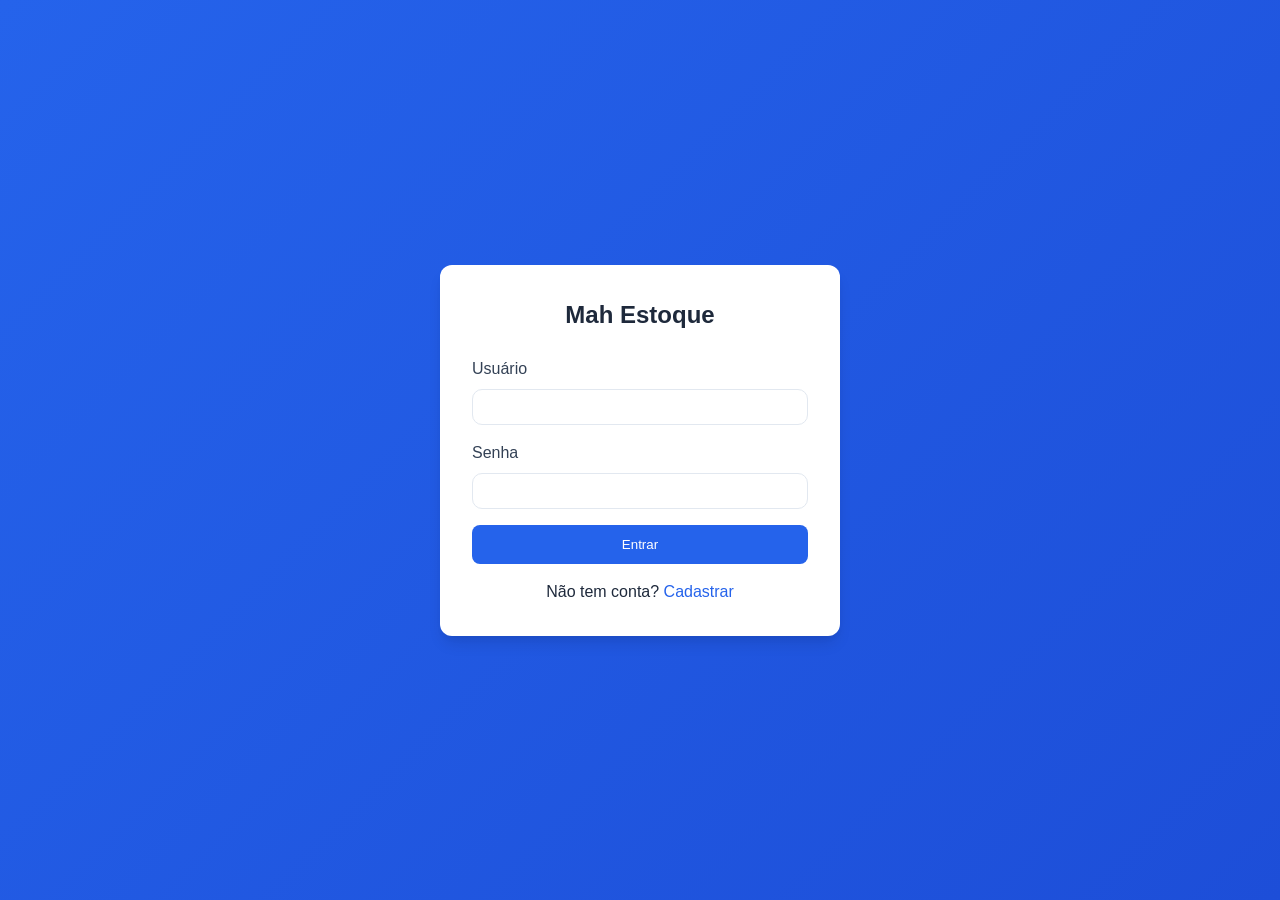
<file: src/frontend/index.html>
<!DOCTYPE html>
<html lang="pt-BR">
<head>
    <meta charset="UTF-8">
    <meta http-equiv="refresh" content="0;url=login.html">
    <title>Mah Estoque</title>
</head>
<body>
    <p>Redirecionando...</p>
</body>
</html>
</file>
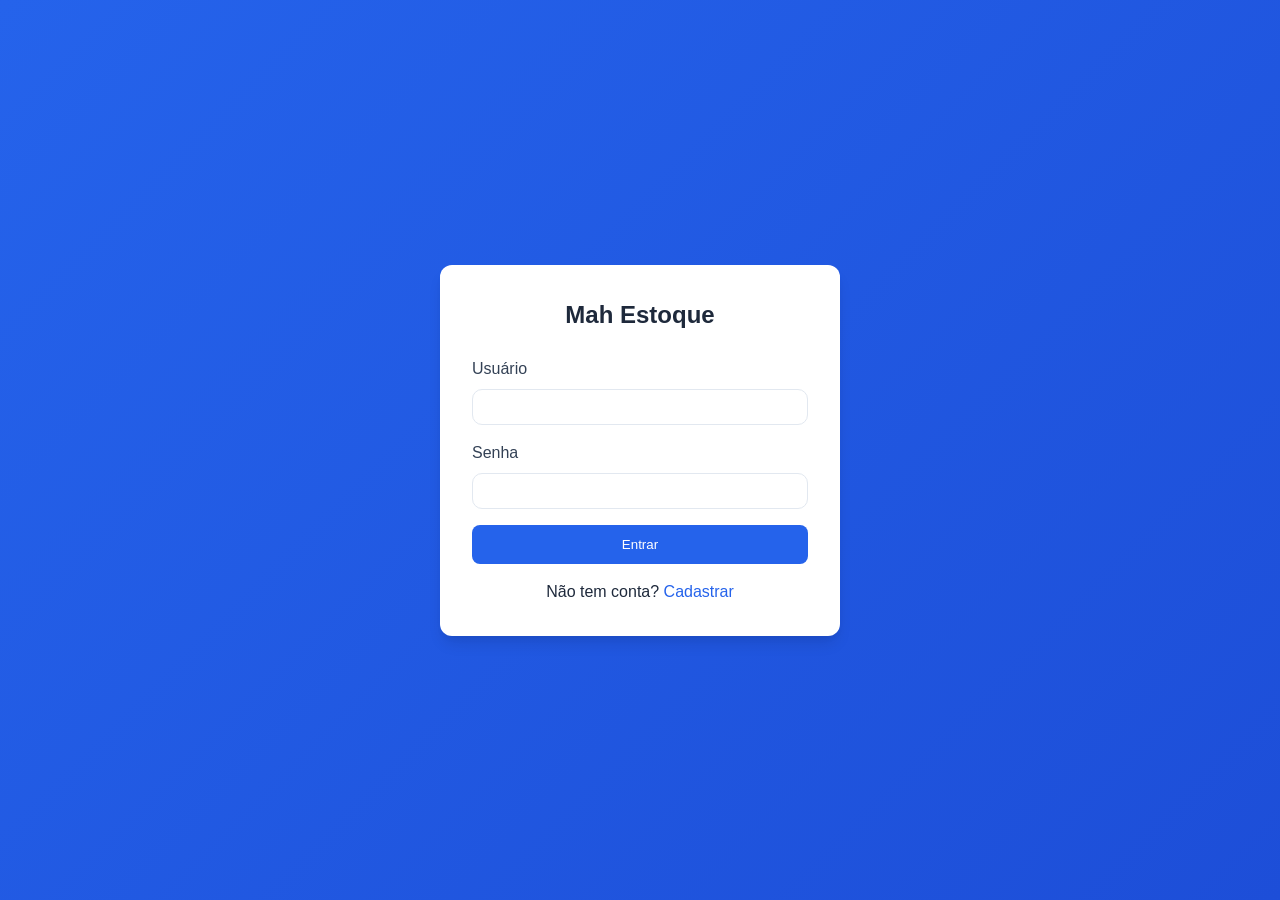
<file: src/frontend/configuracoes.html>
<!DOCTYPE html>
<html lang="pt-BR">
<head>
    <meta charset="UTF-8">
    <meta name="viewport" content="width=device-width, initial-scale=1.0">
    <title>Configurações - Mah Estoque</title>
    <link rel="stylesheet" href="css/style.css">
</head>
<body>
    <header class="header">
        <div class="header-content">
            <div class="logo">Mah Estoque</div>
            <button class="hamburger" onclick="toggleMenu()">
                <span></span>
                <span></span>
                <span></span>
            </button>
            <nav class="nav-links" id="navLinks">
                <a href="dashboard.html" class="nav-link">Dashboard</a>
                <a href="produtos.html" class="nav-link">Produtos</a>
                <a href="pedidos.html" class="nav-link" id="pedidosLink">Pedidos</a>
                <a href="vendas.html" class="nav-link">Vendas</a>
                <a href="relatorios.html" class="nav-link">Relatórios</a>
                <a href="usuarios.html" class="nav-link" id="usersLink">Usuários</a>
                <a href="configuracoes.html" class="nav-link" id="configLink">Configurações</a>
            </nav>
            <div class="user-menu">
                <span class="user-info" id="userName"></span>
                <button class="logout-btn" onclick="logout()">Sair</button>
            </div>
        </div>
    </header>

    <main class="main-content">
        <h1 class="page-title">Configurações da Loja</h1>

        <div class="loading" id="loading">
            <div class="spinner"></div>
            <p>Carregando configurações...</p>
        </div>

        <div id="configContent" class="hidden">
            <div class="card" style="max-width:600px">
                <div style="padding:24px">
                    <h2 style="font-size:16px;font-weight:600;margin-bottom:4px">Catálogo Público</h2>
                    <p style="font-size:13px;color:#64748b;margin-bottom:20px">Configure o link do catálogo e o número de WhatsApp para receber pedidos.</p>

                    <form id="configForm">
                        <div class="form-group">
                            <label for="slug">Slug da loja (link do catálogo)</label>
                            <div style="display:flex;gap:8px;align-items:center">
                                <input type="text" id="slug" placeholder="Ex: minha-loja" style="flex:1"
                                    pattern="[a-z0-9\-]+" title="Apenas letras minúsculas, números e hífens">
                            </div>
                            <small style="color:#64748b;font-size:12px" id="catalogLink"></small>
                        </div>

                        <div class="form-group">
                            <label for="whatsappNumber">Número do WhatsApp</label>
                            <input type="text" id="whatsappNumber" placeholder="Ex: 5511999999999 (com código do país)">
                            <small style="color:#64748b;font-size:12px">Inclua o código do país. Ex: Brasil → 55 + DDD + número</small>
                        </div>

                        <div id="configAlert" class="alert alert-danger hidden"></div>
                        <div id="configSuccess" class="alert alert-success hidden"></div>

                        <div style="display:flex;gap:10px;flex-wrap:wrap;align-items:center;margin-top:8px">
                            <button type="submit" class="btn btn-primary">Salvar configurações</button>
                            <button type="button" class="btn btn-secondary" id="btnOpenCatalog" onclick="openCatalog()" style="display:none">
                                Abrir catálogo
                            </button>
                        </div>
                    </form>
                </div>
            </div>
        </div>
    </main>

    <script src="js/build.js"></script>
    <script src="js/api.js"></script>
    <script>
        function toggleMenu() {
            document.getElementById('navLinks').classList.toggle('active');
            document.querySelector('.hamburger').classList.toggle('active');
        }

        document.querySelectorAll('.nav-link').forEach(link => {
            link.addEventListener('click', () => {
                document.getElementById('navLinks').classList.remove('active');
                document.querySelector('.hamburger').classList.remove('active');
            });
        });

        if (!checkAuth()) throw new Error('Auth required');

        if (!checkRole(['Admin'])) {
            window.location.href = 'dashboard.html';
        }

        const user = getCurrentUser();
        document.getElementById('userName').textContent = user.username;

        async function loadConfig() {
            try {
                const config = await request('/tenant/config');
                document.getElementById('slug').value = config.slug || '';
                document.getElementById('whatsappNumber').value = config.whatsappNumber || '';
                updateCatalogLink(config.slug);
                document.getElementById('loading').classList.add('hidden');
                document.getElementById('configContent').classList.remove('hidden');
            } catch (e) {
                showToast(e.message, 'error');
            }
        }

        function updateCatalogLink(slug) {
            const linkEl = document.getElementById('catalogLink');
            const btnOpen = document.getElementById('btnOpenCatalog');
            if (slug) {
                const url = `${location.origin}/catalogo/${encodeURIComponent(slug)}`;
                linkEl.innerHTML = `Link do catálogo: <a href="${url}" target="_blank" style="color:#6366f1">${url}</a>`;
                btnOpen.style.display = '';
            } else {
                linkEl.textContent = 'Defina um slug para gerar o link do catálogo.';
                btnOpen.style.display = 'none';
            }
        }

        function openCatalog() {
            const slug = document.getElementById('slug').value.trim();
            if (slug) window.open(`/catalogo/${encodeURIComponent(slug)}`, '_blank');
        }

        document.getElementById('slug').addEventListener('input', (e) => {
            updateCatalogLink(e.target.value.trim());
        });

        document.getElementById('configForm').addEventListener('submit', async (e) => {
            e.preventDefault();
            const alertEl = document.getElementById('configAlert');
            const successEl = document.getElementById('configSuccess');
            alertEl.classList.add('hidden');
            successEl.classList.add('hidden');

            const slug = document.getElementById('slug').value.trim();
            const whatsappNumber = document.getElementById('whatsappNumber').value.trim();

            if (slug && !/^[a-z0-9\-]+$/.test(slug)) {
                alertEl.textContent = 'O slug deve conter apenas letras minúsculas, números e hífens.';
                alertEl.classList.remove('hidden');
                return;
            }

            try {
                await request('/tenant/config', {
                    method: 'PUT',
                    body: JSON.stringify({ slug: slug || null, whatsappNumber: whatsappNumber || null })
                });
                successEl.textContent = 'Configurações salvas com sucesso!';
                successEl.classList.remove('hidden');
                updateCatalogLink(slug);
                setTimeout(() => successEl.classList.add('hidden'), 3000);
            } catch (err) {
                alertEl.textContent = err.message;
                alertEl.classList.remove('hidden');
            }
        });

        loadConfig();
    </script>
</body>
</html>
</file>
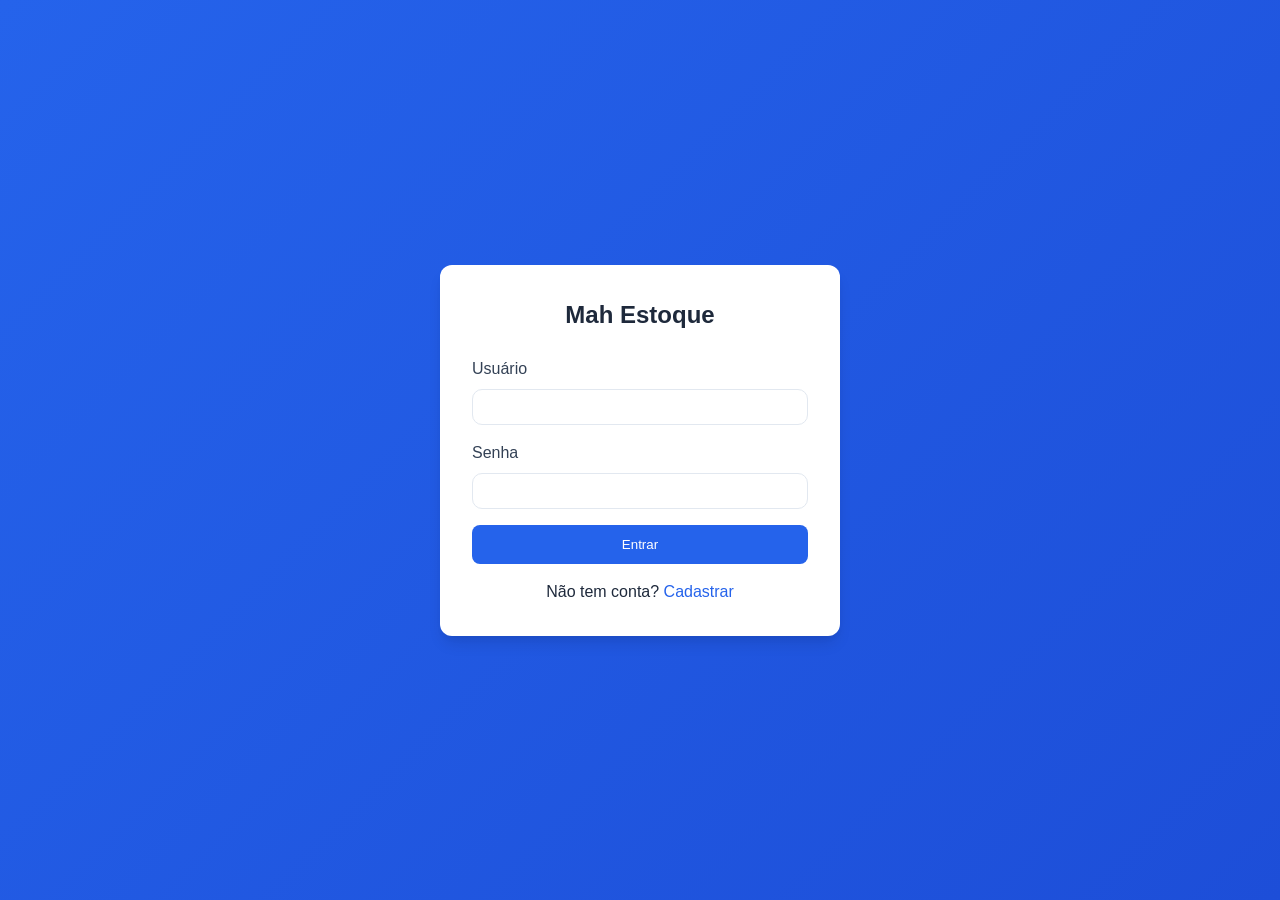
<file: src/frontend/login.html>
<!DOCTYPE html>
<html lang="pt-BR">
<head>
    <meta charset="UTF-8">
    <meta name="viewport" content="width=device-width, initial-scale=1.0">
    <title>Login - Mah Estoque</title>
    <link rel="stylesheet" href="css/style.css">
</head>
<body>
    <div class="auth-container">
        <div class="auth-card">
            <h1>Mah Estoque</h1>
            <form id="loginForm">
                <div class="form-group">
                    <label for="username">Usuário</label>
                    <input type="text" id="username" name="username" required>
                </div>
                <div class="form-group">
                    <label for="password">Senha</label>
                    <input type="password" id="password" name="password" required>
                </div>
                <div id="errorMessage" class="alert alert-danger hidden"></div>
                <button type="submit" class="btn btn-primary btn-block">Entrar</button>
            </form>
            <p class="text-center mt-2">
                Não tem conta? <a href="register.html" style="color: var(--primary);">Cadastrar</a>
            </p>
        </div>
    </div>

    <script src="js/build.js"></script>
    <script src="js/api.js"></script>
    <script>
        if (auth.isLoggedIn()) {
            window.location.href = 'dashboard.html';
        }

        document.getElementById('loginForm').addEventListener('submit', async (e) => {
            e.preventDefault();
            const errorMsg = document.getElementById('errorMessage');
            errorMsg.classList.add('hidden');

            const username = document.getElementById('username').value;
            const password = document.getElementById('password').value;

            try {
                const data = await request('/auth/login', {
                    method: 'POST',
                    body: JSON.stringify({ username, password })
                });

                auth.setAuth(data.token, data.user);
                window.location.href = 'dashboard.html';
            } catch (error) {
                errorMsg.textContent = error.message;
                errorMsg.classList.remove('hidden');
            }
        });
    </script>
</body>
</html>
</file>
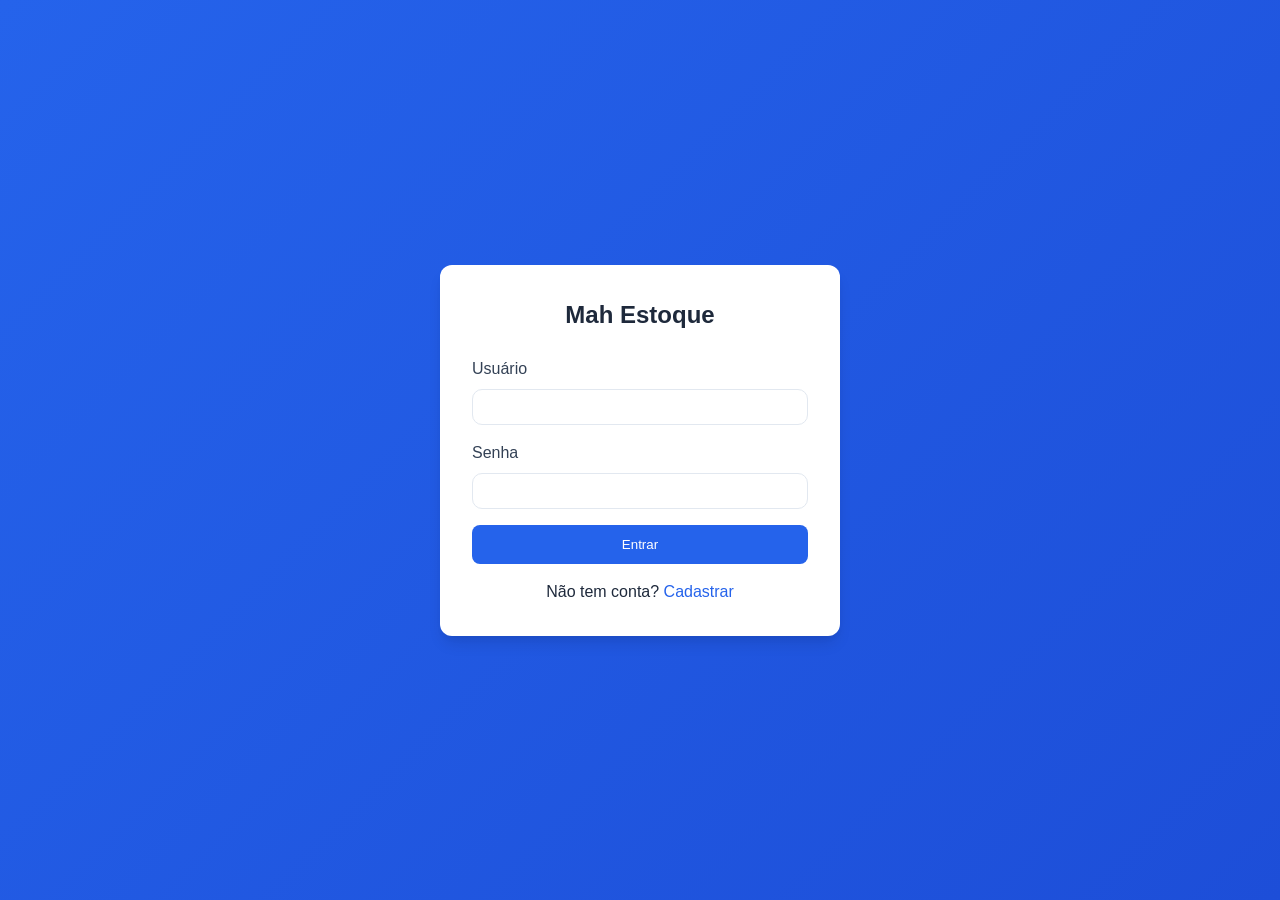
<file: src/frontend/pedidos.html>
<!DOCTYPE html>
<html lang="pt-BR">
<head>
    <meta charset="UTF-8">
    <meta name="viewport" content="width=device-width, initial-scale=1.0">
    <title>Pedidos - Mah Estoque</title>
    <link rel="stylesheet" href="css/style.css">
    <style>
        .status-filter {
            display: flex;
            gap: 8px;
            flex-wrap: wrap;
            margin-bottom: 16px;
        }
        .status-filter-btn {
            padding: 5px 14px;
            border: 1px solid #e2e8f0;
            border-radius: 50px;
            background: #fff;
            font-size: 13px;
            cursor: pointer;
            color: #475569;
            transition: all .15s;
        }
        .status-filter-btn:hover, .status-filter-btn.active {
            background: #6366f1;
            border-color: #6366f1;
            color: #fff;
        }

        .order-card {
            border: 1px solid #e2e8f0;
            border-radius: 10px;
            margin-bottom: 12px;
            overflow: hidden;
        }
        .order-card-header {
            display: grid;
            grid-template-columns: auto 1fr auto auto;
            gap: 12px;
            align-items: center;
            padding: 14px 16px;
            background: #fff;
            cursor: pointer;
            transition: background .1s;
        }
        .order-card-header:hover { background: #f8fafc; }
        .order-ref {
            font-size: 15px;
            font-weight: 700;
            color: #1e293b;
            white-space: nowrap;
        }
        .order-meta { min-width: 0; }
        .order-customer {
            font-size: 14px;
            font-weight: 500;
            color: #1e293b;
            white-space: nowrap;
            overflow: hidden;
            text-overflow: ellipsis;
        }
        .order-date {
            font-size: 12px;
            color: #94a3b8;
            margin-top: 2px;
        }
        .order-total {
            font-size: 15px;
            font-weight: 700;
            color: #1e293b;
            white-space: nowrap;
        }
        .order-expand-icon {
            font-size: 18px;
            color: #94a3b8;
            transition: transform .2s;
            user-select: none;
        }
        .order-expand-icon.open { transform: rotate(180deg); }

        .badge-pending   { background: #fef3c7; color: #92400e; }
        .badge-confirmed { background: #d1fae5; color: #065f46; }
        .badge-cancelled { background: #fee2e2; color: #991b1b; }

        .order-body {
            display: none;
            border-top: 1px solid #f1f5f9;
            background: #fafafa;
            padding: 14px 16px;
        }
        .order-body.open { display: block; }

        .order-items-table {
            width: 100%;
            border-collapse: collapse;
            margin-bottom: 12px;
            font-size: 13px;
        }
        .order-items-table th {
            text-align: left;
            padding: 6px 8px;
            border-bottom: 1px solid #e2e8f0;
            color: #64748b;
            font-weight: 600;
        }
        .order-items-table td {
            padding: 8px 8px;
            border-bottom: 1px solid #f1f5f9;
            color: #1e293b;
        }

        .order-actions {
            display: flex;
            gap: 8px;
            flex-wrap: wrap;
        }

        @media (max-width: 600px) {
            .order-card-header {
                grid-template-columns: auto 1fr auto;
            }
            .order-expand-icon { display: none; }
            .order-card-header { cursor: default; }
        }
    </style>
</head>
<body>
    <header class="header">
        <div class="header-content">
            <div class="logo">Mah Estoque</div>
            <button class="hamburger" onclick="toggleMenu()">
                <span></span>
                <span></span>
                <span></span>
            </button>
            <nav class="nav-links" id="navLinks">
                <a href="dashboard.html" class="nav-link">Dashboard</a>
                <a href="produtos.html" class="nav-link">Produtos</a>
                <a href="pedidos.html" class="nav-link">Pedidos</a>
                <a href="vendas.html" class="nav-link">Vendas</a>
                <a href="relatorios.html" class="nav-link">Relatórios</a>
                <a href="usuarios.html" class="nav-link" id="usersLink">Usuários</a>
                <a href="configuracoes.html" class="nav-link" id="configLink">Configurações</a>
            </nav>
            <div class="user-menu">
                <span class="user-info" id="userName"></span>
                <button class="logout-btn" onclick="logout()">Sair</button>
            </div>
        </div>
    </header>

    <main class="main-content">
        <h1 class="page-title">Pedidos do Catálogo</h1>

        <div class="status-filter">
            <button class="status-filter-btn active" onclick="filterOrders('', this)">Todos</button>
            <button class="status-filter-btn" onclick="filterOrders('Pending', this)">Pendentes</button>
            <button class="status-filter-btn" onclick="filterOrders('Confirmed', this)">Confirmados</button>
            <button class="status-filter-btn" onclick="filterOrders('Cancelled', this)">Cancelados</button>
        </div>

        <div class="loading" id="loading">
            <div class="spinner"></div>
            <p>Carregando pedidos...</p>
        </div>

        <div id="ordersContainer"></div>
        <div id="emptyState" class="empty-state hidden">
            <p>Nenhum pedido encontrado</p>
        </div>
    </main>

    <script src="js/build.js"></script>
    <script src="js/api.js"></script>
    <script>
        function toggleMenu() {
            document.getElementById('navLinks').classList.toggle('active');
            document.querySelector('.hamburger').classList.toggle('active');
        }

        document.querySelectorAll('.nav-link').forEach(link => {
            link.addEventListener('click', () => {
                document.getElementById('navLinks').classList.remove('active');
                document.querySelector('.hamburger').classList.remove('active');
            });
        });

        if (!checkAuth()) throw new Error('Auth required');
        if (!checkRole(['Admin', 'Manager'])) window.location.href = 'dashboard.html';

        const user = getCurrentUser();
        document.getElementById('userName').textContent = user.username;

        if (!checkRole(['Admin'])) {
            document.getElementById('usersLink').style.display = 'none';
            document.getElementById('configLink').style.display = 'none';
        }

        let orders = [];
        let currentFilter = '';

        async function loadOrders(status = '') {
            try {
                const qs = status ? `?status=${status}` : '';
                orders = await request(`/orders${qs}`);
                renderOrders(orders);
                document.getElementById('loading').classList.add('hidden');
            } catch (error) {
                showToast(error.message, 'error');
                document.getElementById('loading').classList.add('hidden');
            }
        }

        function filterOrders(status, btn) {
            currentFilter = status;
            document.querySelectorAll('.status-filter-btn').forEach(b => b.classList.remove('active'));
            btn.classList.add('active');
            document.getElementById('loading').classList.remove('hidden');
            document.getElementById('ordersContainer').innerHTML = '';
            document.getElementById('emptyState').classList.add('hidden');
            loadOrders(status);
        }

        function renderOrders(data) {
            const container = document.getElementById('ordersContainer');
            const emptyState = document.getElementById('emptyState');

            if (data.length === 0) {
                container.innerHTML = '';
                emptyState.classList.remove('hidden');
                return;
            }

            emptyState.classList.add('hidden');
            container.innerHTML = data.map(o => renderOrderCard(o)).join('');
        }

        function statusLabel(s) {
            return { Pending: 'Pendente', Confirmed: 'Confirmado', Cancelled: 'Cancelado' }[s] || s;
        }

        function statusBadgeClass(s) {
            return { Pending: 'badge-pending', Confirmed: 'badge-confirmed', Cancelled: 'badge-cancelled' }[s] || '';
        }

        function renderOrderCard(o) {
            const itemRows = o.items.map(i => {
                const variant = i.variantLabel ? ` <span style="color:#64748b;font-size:12px">(${escHtml(i.variantLabel)})</span>` : '';
                return `<tr>
                    <td>${escHtml(i.productName)}${variant}</td>
                    <td style="text-align:center">${i.quantity}</td>
                    <td>${formatCurrency(i.unitPrice)}</td>
                    <td style="text-align:right">${formatCurrency(i.unitPrice * i.quantity)}</td>
                </tr>`;
            }).join('');

            const canConfirm = o.status === 'Pending';
            const canCancel  = o.status !== 'Cancelled';

            const actions = `
                ${canConfirm ? `<button class="btn btn-sm btn-primary" onclick="updateStatus('${o.id}', 'Confirmed')">Confirmar</button>` : ''}
                ${canCancel  ? `<button class="btn btn-sm btn-danger"  onclick="updateStatus('${o.id}', 'Cancelled')">Cancelar</button>` : ''}
            `;

            return `
            <div class="order-card" id="order-${o.id}">
                <div class="order-card-header" onclick="toggleOrder('${o.id}')">
                    <div class="order-ref">#${o.orderRef}</div>
                    <div class="order-meta">
                        <div class="order-customer">${o.customerName ? escHtml(o.customerName) : '<span style="color:#94a3b8">Sem nome</span>'}</div>
                        <div class="order-date">${formatDate(o.createdAt)}</div>
                    </div>
                    <div style="display:flex;flex-direction:column;align-items:flex-end;gap:4px">
                        <span class="badge ${statusBadgeClass(o.status)}" id="badge-${o.id}">${statusLabel(o.status)}</span>
                        <span class="order-total">${formatCurrency(o.totalValue)}</span>
                    </div>
                    <div class="order-expand-icon" id="icon-${o.id}">&#8964;</div>
                </div>
                <div class="order-body" id="body-${o.id}">
                    <table class="order-items-table">
                        <thead>
                            <tr>
                                <th>Produto</th>
                                <th style="text-align:center">Qtd</th>
                                <th>Preço unit.</th>
                                <th style="text-align:right">Subtotal</th>
                            </tr>
                        </thead>
                        <tbody>${itemRows}</tbody>
                    </table>
                    <div class="order-actions">${actions}</div>
                </div>
            </div>`;
        }

        function toggleOrder(id) {
            const body = document.getElementById(`body-${id}`);
            const icon = document.getElementById(`icon-${id}`);
            body.classList.toggle('open');
            icon.classList.toggle('open');
        }

        async function updateStatus(id, status) {
            try {
                const updated = await request(`/orders/${id}/status`, {
                    method: 'PUT',
                    body: JSON.stringify({ status })
                });

                // Update badge and actions in-place
                const badge = document.getElementById(`badge-${id}`);
                if (badge) {
                    badge.className = `badge ${statusBadgeClass(updated.status)}`;
                    badge.textContent = statusLabel(updated.status);
                }

                // Re-render the card to update action buttons
                const card = document.getElementById(`order-${id}`);
                const wasOpen = document.getElementById(`body-${id}`)?.classList.contains('open');
                if (card) {
                    const idx = orders.findIndex(o => o.id === id);
                    if (idx !== -1) orders[idx] = updated;
                    card.outerHTML = renderOrderCard(updated);
                    if (wasOpen) {
                        const body = document.getElementById(`body-${id}`);
                        const icon = document.getElementById(`icon-${id}`);
                        if (body) body.classList.add('open');
                        if (icon) icon.classList.add('open');
                    }
                }

                showToast(`Pedido ${status === 'Confirmed' ? 'confirmado' : 'cancelado'} com sucesso`);
            } catch (error) {
                showToast(error.message, 'error');
            }
        }

        function escHtml(str) {
            return String(str || '').replace(/[&<>"']/g, c => ({'&':'&amp;','<':'&lt;','>':'&gt;','"':'&quot;',"'":'&#39;'}[c]));
        }

        loadOrders();
    </script>
</body>
</html>
</file>
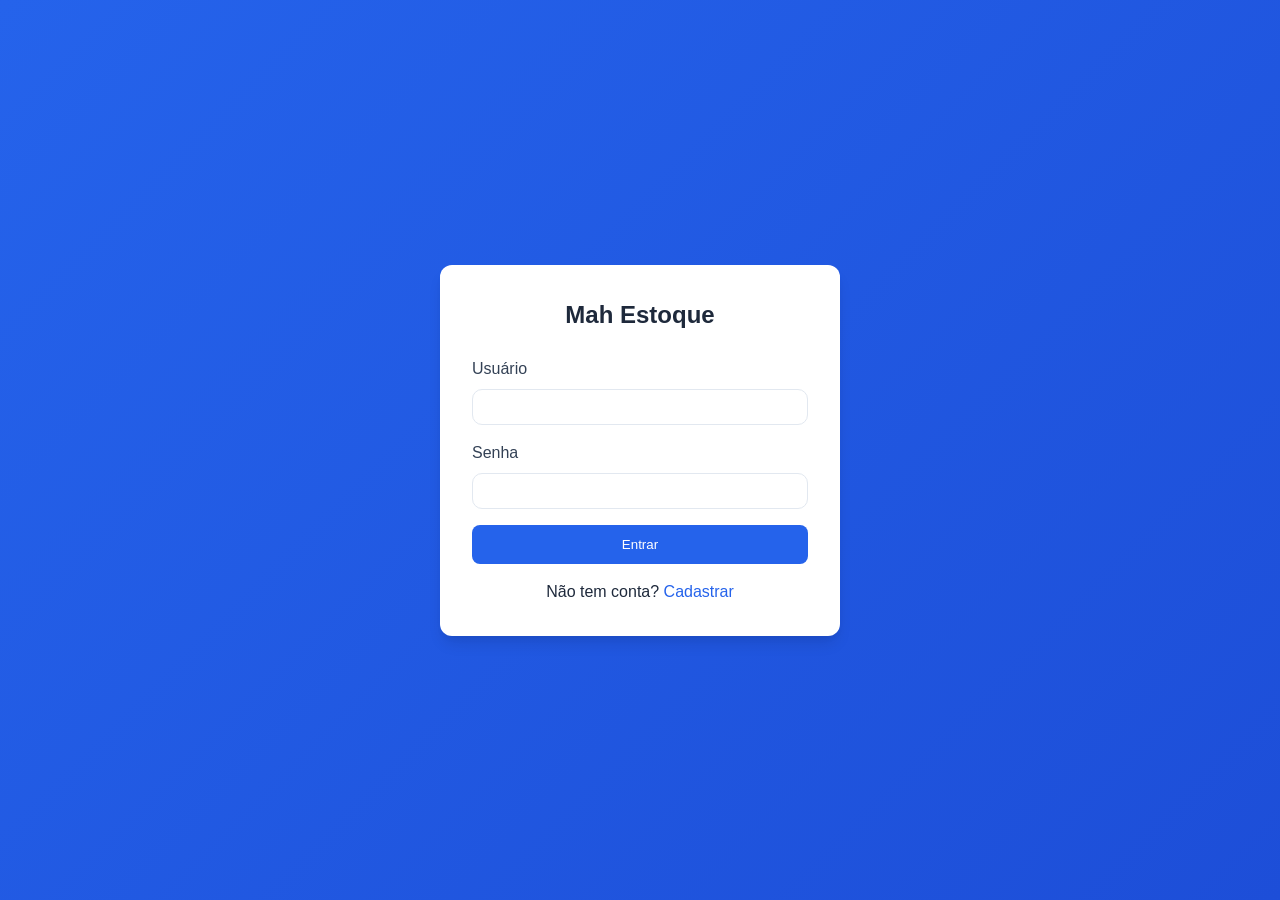
<file: src/frontend/produtos.html>
<!DOCTYPE html>
<html lang="pt-BR">
<head>
    <meta charset="UTF-8">
    <meta name="viewport" content="width=device-width, initial-scale=1.0">
    <title>Produtos - Mah Estoque</title>
    <link rel="stylesheet" href="css/style.css">
    <style>
        .variants-section {
            border: 1px solid #e2e8f0;
            border-radius: 8px;
            padding: 12px;
            margin-bottom: 12px;
            overflow-x: hidden;
        }
        .variants-section h4 {
            margin: 0 0 10px 0;
            font-size: 14px;
            color: #475569;
            font-weight: 600;
        }
        .variant-row {
            display: grid;
            grid-template-columns: 1fr 1fr 1fr 70px 32px;
            gap: 6px;
            margin-bottom: 6px;
            align-items: center;
        }
        .variant-row input {
            padding: 6px 8px;
            border: 1px solid #cbd5e1;
            border-radius: 6px;
            font-size: 13px;
            min-width: 0;
        }
        .variant-row input:focus {
            outline: none;
            border-color: #6366f1;
        }
        .btn-remove-variant {
            width: 32px;
            height: 32px;
            border: none;
            background: #fee2e2;
            color: #dc2626;
            border-radius: 6px;
            cursor: pointer;
            font-size: 16px;
            display: flex;
            align-items: center;
            justify-content: center;
            flex-shrink: 0;
        }
        .btn-remove-variant:hover { background: #fecaca; }
        .variant-header {
            display: grid;
            grid-template-columns: 1fr 1fr 1fr 70px 32px;
            gap: 6px;
            margin-bottom: 4px;
        }
        .variant-header span {
            font-size: 11px;
            color: #94a3b8;
            font-weight: 600;
            text-transform: uppercase;
        }
        @media (max-width: 520px) {
            .variant-header { display: none; }
            .variant-row {
                grid-template-columns: 1fr 1fr;
                grid-template-rows: auto auto;
                border: 1px solid #e2e8f0;
                border-radius: 8px;
                padding: 8px;
                gap: 6px;
                position: relative;
            }
            .variant-row .variant-size { grid-column: 1; }
            .variant-row .variant-color { grid-column: 2; }
            .variant-row .variant-sku { grid-column: 1; }
            .variant-row .variant-qty { grid-column: 2; }
            .variant-row .btn-remove-variant {
                position: absolute;
                top: 6px;
                right: 6px;
                width: 24px;
                height: 24px;
                font-size: 14px;
            }
            .variant-row input[type="hidden"] { display: none; }
        }
        .btn-add-variant {
            width: 100%;
            padding: 6px;
            border: 1px dashed #cbd5e1;
            background: transparent;
            color: #64748b;
            border-radius: 6px;
            cursor: pointer;
            font-size: 13px;
            margin-top: 4px;
        }
        .btn-add-variant:hover { background: #f8fafc; border-color: #6366f1; color: #6366f1; }
        .variant-chips {
            display: flex;
            flex-wrap: wrap;
            gap: 4px;
        }
        .variant-chip {
            font-size: 11px;
            padding: 2px 8px;
            border-radius: 12px;
            background: #e0e7ff;
            color: #4338ca;
            white-space: nowrap;
        }
        .variant-chip.low { background: #fee2e2; color: #dc2626; }

        /* Catalog fields */
        .form-row {
            display: grid;
            grid-template-columns: 1fr 1fr;
            gap: 12px;
        }
        @media (max-width: 520px) { .form-row { grid-template-columns: 1fr; } }

        .toggle-group {
            display: flex;
            align-items: center;
            gap: 10px;
            padding: 10px 0;
        }
        .toggle-label { font-size: 14px; color: #374151; font-weight: 500; }
        .toggle {
            position: relative;
            width: 44px;
            height: 24px;
            flex-shrink: 0;
        }
        .toggle input { opacity: 0; width: 0; height: 0; }
        .toggle-slider {
            position: absolute;
            inset: 0;
            background: #cbd5e1;
            border-radius: 24px;
            cursor: pointer;
            transition: background .2s;
        }
        .toggle-slider:before {
            content: '';
            position: absolute;
            width: 18px;
            height: 18px;
            left: 3px;
            top: 3px;
            background: white;
            border-radius: 50%;
            transition: transform .2s;
        }
        .toggle input:checked + .toggle-slider { background: #6366f1; }
        .toggle input:checked + .toggle-slider:before { transform: translateX(20px); }

        /* Image upload */
        .images-section {
            border: 1px solid #e2e8f0;
            border-radius: 8px;
            padding: 12px;
            margin-bottom: 12px;
        }
        .images-section h4 { margin: 0 0 10px 0; font-size: 14px; color: #475569; font-weight: 600; }
        .upload-area {
            border: 2px dashed #cbd5e1;
            border-radius: 8px;
            padding: 20px;
            text-align: center;
            cursor: pointer;
            transition: border-color .2s, background .2s;
            margin-bottom: 10px;
        }
        .upload-area:hover { border-color: #6366f1; background: #f8f7ff; }
        .upload-area p { margin: 0; font-size: 13px; color: #64748b; }
        .upload-area small { color: #94a3b8; font-size: 11px; }
        .image-previews {
            display: flex;
            flex-wrap: wrap;
            gap: 8px;
        }
        .image-preview-item {
            position: relative;
            width: 80px;
            height: 80px;
            border-radius: 8px;
            overflow: hidden;
            border: 2px solid #e2e8f0;
        }
        .image-preview-item.primary { border-color: #6366f1; }
        .image-preview-item img { width: 100%; height: 100%; object-fit: cover; }
        .image-preview-actions {
            position: absolute;
            inset: 0;
            background: rgba(0,0,0,.5);
            display: none;
            flex-direction: column;
            align-items: center;
            justify-content: center;
            gap: 4px;
        }
        .image-preview-item:hover .image-preview-actions { display: flex; }
        .image-preview-actions button {
            border: none;
            border-radius: 4px;
            font-size: 10px;
            padding: 2px 6px;
            cursor: pointer;
            width: 60px;
        }
        .btn-set-primary { background: #6366f1; color: white; }
        .btn-delete-img { background: #dc2626; color: white; }
        .primary-badge {
            position: absolute;
            top: 3px;
            left: 3px;
            background: #6366f1;
            color: white;
            font-size: 9px;
            padding: 1px 4px;
            border-radius: 3px;
        }
        .badge-visible { background: #d1fae5; color: #065f46; }
        .badge-hidden { background: #f1f5f9; color: #64748b; }

        /* Filter panel */
        .filter-panel {
            background: #fff;
            border: 1px solid #e2e8f0;
            border-radius: 10px;
            padding: 14px 16px;
            margin-bottom: 16px;
            display: flex;
            flex-direction: column;
            gap: 10px;
        }
        .filter-row-top {
            display: flex;
            gap: 10px;
            align-items: center;
        }
        .filter-row-top input {
            flex: 1;
            min-width: 0;
        }
        .filter-divider {
            height: 1px;
            background: #f1f5f9;
            margin: 0 -16px;
        }
        .filter-row-selects {
            display: flex;
            gap: 8px;
            flex-wrap: wrap;
            align-items: center;
        }
        .filter-row-selects select {
            flex: 1 1 140px;
            min-width: 130px;
            max-width: 210px;
        }
        .filter-label {
            font-size: 11px;
            font-weight: 600;
            color: #94a3b8;
            text-transform: uppercase;
            letter-spacing: .05em;
            white-space: nowrap;
            align-self: center;
        }
        @media (max-width: 600px) {
            .filter-row-top { flex-wrap: wrap; }
            .filter-row-selects select { max-width: 100%; }
        }

        /* Sortable table headers */
        th[data-sort] {
            cursor: pointer;
            user-select: none;
            white-space: nowrap;
        }
        th[data-sort]:hover { background: #f1f5f9; }
        th[data-sort]::after {
            content: ' ⇅';
            font-size: 11px;
            color: #cbd5e1;
        }
        th[data-sort].sort-asc::after  { content: ' ▲'; color: #6366f1; }
        th[data-sort].sort-desc::after { content: ' ▼'; color: #6366f1; }
    </style>
</head>
<body>
    <header class="header">
        <div class="header-content">
            <div class="logo">Mah Estoque</div>
            <button class="hamburger" onclick="toggleMenu()">
                <span></span>
                <span></span>
                <span></span>
            </button>
            <nav class="nav-links" id="navLinks">
                <a href="dashboard.html" class="nav-link">Dashboard</a>
                <a href="produtos.html" class="nav-link">Produtos</a>
                <a href="pedidos.html" class="nav-link" id="pedidosLink">Pedidos</a>
                <a href="vendas.html" class="nav-link">Vendas</a>
                <a href="relatorios.html" class="nav-link">Relatórios</a>
                <a href="usuarios.html" class="nav-link" id="usersLink">Usuários</a>
                <a href="configuracoes.html" class="nav-link" id="configLink">Configurações</a>
            </nav>
            <div class="user-menu">
                <span class="user-info" id="userName"></span>
                <button class="logout-btn" onclick="logout()">Sair</button>
            </div>
        </div>
    </header>

    <main class="main-content">
        <h1 class="page-title">Produtos</h1>

        <div class="filter-panel">
            <div class="filter-row-top">
                <input type="text" id="searchInput" placeholder="Buscar por nome ou SKU...">
                <button class="btn btn-primary" onclick="openModal()">+ Novo Produto</button>
            </div>
            <div class="filter-divider"></div>
            <div class="filter-row-selects">
                <span class="filter-label">Filtrar:</span>
                <select id="categoryFilter">
                    <option value="">Todas as categorias</option>
                </select>
                <select id="supplierFilter">
                    <option value="">Todos os fornecedores</option>
                </select>
                <select id="sizeFilter">
                    <option value="">Todos os tamanhos</option>
                </select>
                <select id="stockFilter">
                    <option value="">Qualquer estoque</option>
                    <option value="in">Com estoque</option>
                    <option value="low">Estoque baixo</option>
                    <option value="out">Sem estoque</option>
                </select>
                <select id="visibilityFilter">
                    <option value="">Qualquer visibilidade</option>
                    <option value="visible">Visível no catálogo</option>
                    <option value="hidden">Oculto</option>
                </select>
                <select id="imagesFilter">
                    <option value="">Com ou sem imagens</option>
                    <option value="yes">Com imagens</option>
                    <option value="no">Sem imagens</option>
                </select>
            </div>
        </div>

        <div class="loading" id="loading">
            <div class="spinner"></div>
            <p>Carregando produtos...</p>
        </div>

        <div class="card">
            <div class="table-container">
                <table>
                    <thead>
                        <tr>
                            <th data-sort="name" onclick="sortBy('name')">Nome</th>
                            <th>Variações / Tamanho</th>
                            <th data-sort="category" onclick="sortBy('category')">Categoria</th>
                            <th data-sort="acquiredValue" onclick="sortBy('acquiredValue')">Valor Custo</th>
                            <th data-sort="salePrice" onclick="sortBy('salePrice')">Preço Venda</th>
                            <th data-sort="quantity" onclick="sortBy('quantity')">Quantidade</th>
                            <th data-sort="images" onclick="sortBy('images')">Imagens</th>
                            <th data-sort="isVisible" onclick="sortBy('isVisible')">Catálogo</th>
                            <th>Ações</th>
                        </tr>
                    </thead>
                    <tbody id="productsTable"></tbody>
                </table>
            </div>
            <div id="emptyState" class="empty-state hidden">
                <p>Nenhum produto encontrado</p>
            </div>
        </div>
    </main>

    <div class="modal" id="productModal">
        <div class="modal-content">
            <div class="modal-header">
                <h2 class="modal-title" id="modalTitle">Novo Produto</h2>
                <button class="modal-close" onclick="closeModal()">&times;</button>
            </div>
            <form id="productForm">
                <input type="hidden" id="productId">
                <div class="form-row">
                    <div class="form-group">
                        <label for="sku">SKU (opcional)</label>
                        <input type="text" id="sku">
                    </div>
                    <div class="form-group">
                        <label for="category">Categoria</label>
                        <input type="text" id="category">
                    </div>
                </div>
                <div class="form-group">
                    <label for="name">Nome</label>
                    <input type="text" id="name" required>
                </div>
                <div class="form-group">
                    <label for="description">Descrição (visível no catálogo)</label>
                    <textarea id="description" rows="2" style="resize:vertical"></textarea>
                </div>
                <div class="form-row">
                    <div class="form-group">
                        <label for="supplier">Fornecedor</label>
                        <input type="text" id="supplier">
                    </div>
                    <div class="form-group">
                        <label for="minStock">Estoque Mínimo</label>
                        <input type="number" id="minStock" required min="0" value="5">
                    </div>
                </div>
                <div class="form-row">
                    <div class="form-group">
                        <label for="acquiredValue">Valor de Aquisição</label>
                        <input type="number" id="acquiredValue" step="0.01" required>
                    </div>
                    <div class="form-group">
                        <label for="salePrice">Preço de Venda</label>
                        <input type="number" id="salePrice" step="0.01" min="0" placeholder="0,00">
                    </div>
                </div>
                <div class="form-row">
                    <div class="form-group">
                        <label for="salePriceDiscount">Preço com Desconto</label>
                        <input type="number" id="salePriceDiscount" step="0.01" min="0" placeholder="0,00">
                    </div>
                    <div class="form-group" style="display:flex;align-items:flex-end;padding-bottom:2px">
                        <div class="toggle-group">
                            <label class="toggle">
                                <input type="checkbox" id="isVisible">
                                <span class="toggle-slider"></span>
                            </label>
                            <span class="toggle-label">Visível no catálogo</span>
                        </div>
                    </div>
                </div>

                <div class="variants-section">
                    <h4>Variações (tamanho / cor)</h4>
                    <div class="variant-header">
                        <span>Tamanho</span>
                        <span>Cor</span>
                        <span>SKU</span>
                        <span>Qtd</span>
                        <span></span>
                    </div>
                    <div id="variantsList"></div>
                    <button type="button" class="btn-add-variant" onclick="addVariantRow()">+ Adicionar variação</button>
                </div>

                <div class="form-group" id="quantityGroup">
                    <label for="quantity">Quantidade</label>
                    <input type="number" id="quantity" min="0" value="0">
                </div>

                <div class="images-section">
                    <h4>Imagens do produto</h4>
                    <div class="image-previews" id="imagePreviews"></div>
                    <div class="upload-area" id="uploadArea" onclick="document.getElementById('imageInput').click()">
                        <p>Clique para adicionar imagem</p>
                        <small>JPEG, PNG ou WebP — máx. 5MB por imagem</small>
                    </div>
                    <input type="file" id="imageInput" accept="image/jpeg,image/png,image/webp" multiple style="display:none">
                </div>

                <div id="modalError" class="alert alert-danger hidden"></div>
                <div class="modal-actions">
                    <button type="button" class="btn btn-secondary" onclick="closeModal()">Cancelar</button>
                    <button type="submit" class="btn btn-primary">Salvar</button>
                </div>
            </form>
        </div>
    </div>

    <script src="js/build.js"></script>
    <script src="js/api.js"></script>
    <script>
        function toggleMenu() {
            document.getElementById('navLinks').classList.toggle('active');
            document.querySelector('.hamburger').classList.toggle('active');
        }

        document.querySelectorAll('.nav-link').forEach(link => {
            link.addEventListener('click', () => {
                document.getElementById('navLinks').classList.remove('active');
                document.querySelector('.hamburger').classList.remove('active');
            });
        });

        if (!checkAuth()) {
            throw new Error('Auth required');
        }

        if (!checkRole(['Admin', 'Manager'])) {
            window.location.href = 'dashboard.html';
        }

        const user = getCurrentUser();
        document.getElementById('userName').textContent = user.username;

        if (!checkRole(['Admin'])) {
            document.getElementById('usersLink').style.display = 'none';
            document.getElementById('configLink').style.display = 'none';
        }

        let products = [];
        let sortCol = 'name';
        let sortDir = 1; // 1 = asc, -1 = desc

        function sortBy(col) {
            if (sortCol === col) {
                sortDir *= -1;
            } else {
                sortCol = col;
                sortDir = 1;
            }
            // Update header classes
            document.querySelectorAll('th[data-sort]').forEach(th => {
                th.classList.remove('sort-asc', 'sort-desc');
                if (th.dataset.sort === sortCol)
                    th.classList.add(sortDir === 1 ? 'sort-asc' : 'sort-desc');
            });
            applyFilters();
        }

        function sortProducts(data) {
            return [...data].sort((a, b) => {
                let va, vb;
                switch (sortCol) {
                    case 'name':         va = a.name.toLowerCase();       vb = b.name.toLowerCase(); break;
                    case 'category':     va = (a.category || '').toLowerCase(); vb = (b.category || '').toLowerCase(); break;
                    case 'acquiredValue': va = a.acquiredValue ?? 0;        vb = b.acquiredValue ?? 0; break;
                    case 'salePrice':    va = a.salePriceDiscount ?? a.salePrice ?? 0; vb = b.salePriceDiscount ?? b.salePrice ?? 0; break;
                    case 'quantity':     va = totalQty(a);                 vb = totalQty(b); break;
                    case 'images':       va = a.images?.length ?? 0;       vb = b.images?.length ?? 0; break;
                    case 'isVisible':    va = a.isVisible ? 1 : 0;         vb = b.isVisible ? 1 : 0; break;
                    default:             return 0;
                }
                if (va < vb) return -sortDir;
                if (va > vb) return  sortDir;
                return 0;
            });
        }

        async function loadProducts() {
            try {
                products = await request('/products');
                updateDynamicFilters();
                // Apply default sort (name asc) and reflect in header
                document.querySelector('th[data-sort="name"]')?.classList.add('sort-asc');
                applyFilters();
                document.getElementById('loading').classList.add('hidden');
            } catch (error) {
                showToast(error.message, 'error');
            }
        }

        function renderVariants(p) {
            if (p.variants && p.variants.length > 0) {
                return `<div class="variant-chips">${p.variants.map(v => {
                    const label = [v.size, v.color].filter(Boolean).join('/') || 'Sem nome';
                    const isLow = v.quantity <= p.minStock;
                    return `<span class="variant-chip ${isLow ? 'low' : ''}" title="Qtd: ${v.quantity}">${label} (${v.quantity})</span>`;
                }).join('')}</div>`;
            }
            return p.size || '-';
        }

        function renderProducts(data) {
            const tbody = document.getElementById('productsTable');
            const emptyState = document.getElementById('emptyState');

            if (data.length === 0) {
                tbody.innerHTML = '';
                emptyState.classList.remove('hidden');
                return;
            }

            emptyState.classList.add('hidden');
            tbody.innerHTML = data.map(p => {
                const qty = totalQty(p);
                const isLow = qty <= p.minStock;
                const priceHtml = p.salePriceDiscount
                    ? `<span style="text-decoration:line-through;color:#94a3b8;font-size:12px">${formatCurrency(p.salePrice)}</span><br><strong style="color:#059669">${formatCurrency(p.salePriceDiscount)}</strong>`
                    : p.salePrice ? formatCurrency(p.salePrice) : '-';
                return `
                <tr>
                    <td><strong>${p.name}</strong>${p.sku ? `<br><small style="color:#94a3b8">${p.sku}</small>` : ''}</td>
                    <td>${renderVariants(p)}</td>
                    <td>${p.category || '-'}</td>
                    <td>${formatCurrency(p.acquiredValue)}</td>
                    <td>${priceHtml}</td>
                    <td>
                        <span class="badge ${isLow ? 'badge-danger' : 'badge-success'}">
                            ${qty}
                        </span>
                    </td>
                    <td style="color:${(p.images?.length||0)===0?'#94a3b8':'#1e293b'}">
                        ${(p.images?.length || 0) === 0 ? '—' : p.images.length}
                    </td>
                    <td>
                        <span class="badge ${p.isVisible ? 'badge-visible' : 'badge-hidden'}">
                            ${p.isVisible ? 'Visível' : 'Oculto'}
                        </span>
                    </td>
                    <td class="actions">
                        <button class="btn btn-sm btn-secondary" onclick="editProduct('${p.id}')">Editar</button>
                        <button class="btn btn-sm btn-danger" onclick="deleteProduct('${p.id}')">Excluir</button>
                    </td>
                </tr>`;
            }).join('');
        }

        function totalQty(p) {
            return p.variants?.length > 0
                ? p.variants.reduce((s, v) => s + v.quantity, 0)
                : p.quantity;
        }

        function updateDynamicFilters() {
            const categories = [...new Set(products.map(p => p.category).filter(Boolean))].sort();
            const catSel = document.getElementById('categoryFilter');
            const catCurrent = catSel.value;
            catSel.innerHTML = '<option value="">Todas as categorias</option>' +
                categories.map(c => `<option value="${c}">${c}</option>`).join('');
            catSel.value = catCurrent;

            const suppliers = [...new Set(products.map(p => p.supplier).filter(Boolean))].sort();
            const supSel = document.getElementById('supplierFilter');
            const supCurrent = supSel.value;
            supSel.innerHTML = '<option value="">Todos os fornecedores</option>' +
                suppliers.map(s => `<option value="${s}">${s}</option>`).join('');
            supSel.value = supCurrent;

            // Sizes: from p.size (simple products) + p.variants[].size (variant products)
            const sizes = [...new Set(products.flatMap(p => {
                if (p.variants?.length > 0) return p.variants.map(v => v.size).filter(Boolean);
                return p.size ? [p.size] : [];
            }))].sort();
            const sizeSel = document.getElementById('sizeFilter');
            const sizeCurrent = sizeSel.value;
            sizeSel.innerHTML = '<option value="">Todos os tamanhos</option>' +
                sizes.map(s => `<option value="${s}">${s}</option>`).join('');
            sizeSel.value = sizeCurrent;
        }

        function applyFilters() {
            const search     = document.getElementById('searchInput').value.toLowerCase().trim();
            const category   = document.getElementById('categoryFilter').value;
            const supplier   = document.getElementById('supplierFilter').value;
            const stock      = document.getElementById('stockFilter').value;
            const size       = document.getElementById('sizeFilter').value;
            const visibility = document.getElementById('visibilityFilter').value;
            const images     = document.getElementById('imagesFilter').value;

            const filtered = products.filter(p => {
                if (search && !p.name.toLowerCase().includes(search) && !(p.sku || '').toLowerCase().includes(search))
                    return false;
                if (category && p.category !== category)
                    return false;
                if (supplier && p.supplier !== supplier)
                    return false;
                if (visibility === 'visible' && !p.isVisible)  return false;
                if (visibility === 'hidden'  &&  p.isVisible)  return false;
                if (images === 'yes' && !(p.images?.length > 0)) return false;
                if (images === 'no'  &&   p.images?.length > 0)  return false;
                if (size) {
                    const hasSize = p.variants?.length > 0
                        ? p.variants.some(v => v.size === size)
                        : p.size === size;
                    if (!hasSize) return false;
                }
                if (stock) {
                    const qty  = totalQty(p);
                    if (stock === 'out' && qty !== 0)                   return false;
                    if (stock === 'low' && !(qty > 0 && qty <= p.minStock)) return false;
                    if (stock === 'in'  && qty <= p.minStock)            return false;
                }
                return true;
            });
            renderProducts(sortProducts(filtered));
        }

        document.getElementById('searchInput').addEventListener('input', debounce(applyFilters, 300));
        ['categoryFilter','supplierFilter','stockFilter','sizeFilter','visibilityFilter','imagesFilter']
            .forEach(id => document.getElementById(id).addEventListener('change', applyFilters));

        // --- Variant rows ---

        function addVariantRow(variant = null) {
            const row = document.createElement('div');
            row.className = 'variant-row';
            row.innerHTML = `
                <input type="hidden" class="variant-id" value="${variant ? variant.id : ''}">
                <input type="text" class="variant-size" placeholder="Ex: P, M, G" value="${variant ? (variant.size || '') : ''}">
                <input type="text" class="variant-color" placeholder="Ex: Azul" value="${variant ? (variant.color || '') : ''}">
                <input type="text" class="variant-sku" placeholder="SKU (opcional)" value="${variant ? (variant.sku || '') : ''}">
                <input type="number" class="variant-qty" placeholder="0" value="${variant ? variant.quantity : 0}" min="0">
                <button type="button" class="btn-remove-variant" onclick="removeVariant(this)" title="Remover">×</button>
            `;
            document.getElementById('variantsList').appendChild(row);
            updateQuantityVisibility();
        }

        function removeVariant(btn) {
            btn.closest('.variant-row').remove();
            updateQuantityVisibility();
        }

        function updateQuantityVisibility() {
            const hasVariants = document.querySelectorAll('#variantsList .variant-row').length > 0;
            document.getElementById('quantityGroup').style.display = hasVariants ? 'none' : 'block';
        }

        function getVariants() {
            return Array.from(document.querySelectorAll('#variantsList .variant-row')).map(row => ({
                id: row.querySelector('.variant-id').value || undefined,
                size: row.querySelector('.variant-size').value || null,
                color: row.querySelector('.variant-color').value || null,
                sku: row.querySelector('.variant-sku').value || null,
                quantity: parseInt(row.querySelector('.variant-qty').value) || 0
            }));
        }

        // --- Modal ---

        let pendingImageFiles = [];

        function openModal(product = null) {
            document.getElementById('modalTitle').textContent = product ? 'Editar Produto' : 'Novo Produto';
            document.getElementById('productId').value = product ? product.id : '';
            document.getElementById('sku').value = product?.sku || '';
            document.getElementById('name').value = product?.name || '';
            document.getElementById('category').value = product?.category || '';
            document.getElementById('supplier').value = product?.supplier || '';
            document.getElementById('description').value = product?.description || '';
            document.getElementById('acquiredValue').value = product ? product.acquiredValue : '';
            document.getElementById('quantity').value = product ? product.quantity : '0';
            document.getElementById('minStock').value = product ? product.minStock : '5';
            document.getElementById('salePrice').value = product?.salePrice || '';
            document.getElementById('salePriceDiscount').value = product?.salePriceDiscount || '';
            document.getElementById('isVisible').checked = product?.isVisible || false;
            document.getElementById('modalError').classList.add('hidden');
            pendingImageFiles = [];

            // Clear and repopulate variants
            document.getElementById('variantsList').innerHTML = '';
            if (product?.variants?.length > 0) {
                product.variants.forEach(v => addVariantRow(v));
            }
            updateQuantityVisibility();

            // Render existing images
            renderImagePreviews(product?.images || []);

            document.getElementById('productModal').classList.add('active');
        }

        function closeModal() {
            document.getElementById('productModal').classList.remove('active');
            pendingImageFiles = [];
        }

        function editProduct(id) {
            const product = products.find(p => p.id === id);
            if (product) openModal(product);
        }

        async function deleteProduct(id) {
            if (!confirm('Tem certeza que deseja excluir este produto?')) return;

            try {
                await request(`/products/${id}`, { method: 'DELETE' });
                showToast('Produto excluído com sucesso');
                loadProducts();
            } catch (error) {
                showToast(error.message, 'error');
            }
        }

        // --- Image handling ---

        function renderImagePreviews(images) {
            const container = document.getElementById('imagePreviews');
            container.innerHTML = images.map(img => `
                <div class="image-preview-item ${img.isPrimary ? 'primary' : ''}" data-image-id="${img.id}">
                    ${img.isPrimary ? '<span class="primary-badge">Principal</span>' : ''}
                    <img src="${img.url}" alt="">
                    <div class="image-preview-actions">
                        ${!img.isPrimary ? `<button class="btn-set-primary" onclick="setPrimaryImage('${img.id}')">Principal</button>` : ''}
                        <button class="btn-delete-img" onclick="deleteImage('${img.id}')">Remover</button>
                    </div>
                </div>
            `).join('');
        }

        async function setPrimaryImage(imageId) {
            const productId = document.getElementById('productId').value;
            try {
                await requestRaw(`/products/${productId}/images/${imageId}/set-primary`, { method: 'PUT' });
                const product = await request(`/products/${productId}`);
                renderImagePreviews(product.images || []);
                // update local cache
                const idx = products.findIndex(p => p.id === productId);
                if (idx >= 0) products[idx] = product;
            } catch (e) {
                showToast(e.message, 'error');
            }
        }

        async function deleteImage(imageId) {
            const productId = document.getElementById('productId').value;
            try {
                await requestRaw(`/products/${productId}/images/${imageId}`, { method: 'DELETE' });
                const product = await request(`/products/${productId}`);
                renderImagePreviews(product.images || []);
                const idx = products.findIndex(p => p.id === productId);
                if (idx >= 0) products[idx] = product;
            } catch (e) {
                showToast(e.message, 'error');
            }
        }

        document.getElementById('imageInput').addEventListener('change', async (e) => {
            const productId = document.getElementById('productId').value;
            const files = Array.from(e.target.files);
            e.target.value = '';

            if (!productId) {
                // Product not yet created — queue for upload after save
                pendingImageFiles.push(...files);
                // Show local previews
                const container = document.getElementById('imagePreviews');
                for (const f of files) {
                    const url = URL.createObjectURL(f);
                    const div = document.createElement('div');
                    div.className = 'image-preview-item';
                    div.innerHTML = `<img src="${url}" alt=""><div class="image-preview-actions"><button class="btn-delete-img" onclick="removePendingPreview(this,'${url}')">Remover</button></div>`;
                    container.appendChild(div);
                }
                return;
            }

            // Product exists — upload immediately
            for (const file of files) {
                try {
                    const formData = new FormData();
                    formData.append('file', file);
                    await requestMultipart(`/products/${productId}/images`, formData);
                } catch (err) {
                    showToast(`Erro ao enviar ${file.name}: ${err.message}`, 'error');
                }
            }
            const product = await request(`/products/${productId}`);
            renderImagePreviews(product.images || []);
            const idx = products.findIndex(p => p.id === productId);
            if (idx >= 0) products[idx] = product;
        });

        function removePendingPreview(btn, url) {
            const item = btn.closest('.image-preview-item');
            pendingImageFiles = pendingImageFiles.filter((_, i) => {
                const previews = document.querySelectorAll('#imagePreviews .image-preview-item');
                return previews[i]?.querySelector('img')?.src !== url;
            });
            item.remove();
        }

        async function uploadPendingImages(productId) {
            for (const file of pendingImageFiles) {
                try {
                    const formData = new FormData();
                    formData.append('file', file);
                    await requestMultipart(`/products/${productId}/images`, formData);
                } catch (err) {
                    showToast(`Erro ao enviar ${file.name}: ${err.message}`, 'error');
                }
            }
            pendingImageFiles = [];
        }

        document.getElementById('productForm').addEventListener('submit', async (e) => {
            e.preventDefault();
            const errorMsg = document.getElementById('modalError');
            errorMsg.classList.add('hidden');

            const id = document.getElementById('productId').value;
            const variants = getVariants();
            const hasVariants = variants.length > 0;

            const salePriceVal = parseFloat(document.getElementById('salePrice').value);
            const saleDiscountVal = parseFloat(document.getElementById('salePriceDiscount').value);

            const data = {
                sku: document.getElementById('sku').value || null,
                name: document.getElementById('name').value,
                category: document.getElementById('category').value || null,
                supplier: document.getElementById('supplier').value || null,
                description: document.getElementById('description').value || null,
                acquiredValue: parseFloat(document.getElementById('acquiredValue').value),
                minStock: parseInt(document.getElementById('minStock').value),
                salePrice: isNaN(salePriceVal) ? null : salePriceVal,
                salePriceDiscount: isNaN(saleDiscountVal) ? null : saleDiscountVal,
                isVisible: document.getElementById('isVisible').checked,
                variants: hasVariants ? variants : []
            };

            if (!hasVariants) {
                data.quantity = parseInt(document.getElementById('quantity').value) || 0;
            }

            try {
                let savedId = id;
                if (id) {
                    await request(`/products/${id}`, {
                        method: 'PUT',
                        body: JSON.stringify(data)
                    });
                    showToast('Produto atualizado com sucesso');
                } else {
                    const created = await request('/products', {
                        method: 'POST',
                        body: JSON.stringify(data)
                    });
                    savedId = created.id;
                    showToast('Produto criado com sucesso');
                }
                if (pendingImageFiles.length > 0) {
                    await uploadPendingImages(savedId);
                }
                closeModal();
                loadProducts();
            } catch (error) {
                errorMsg.textContent = error.message;
                errorMsg.classList.remove('hidden');
            }
        });

        loadProducts();
    </script>
</body>
</html>
</file>
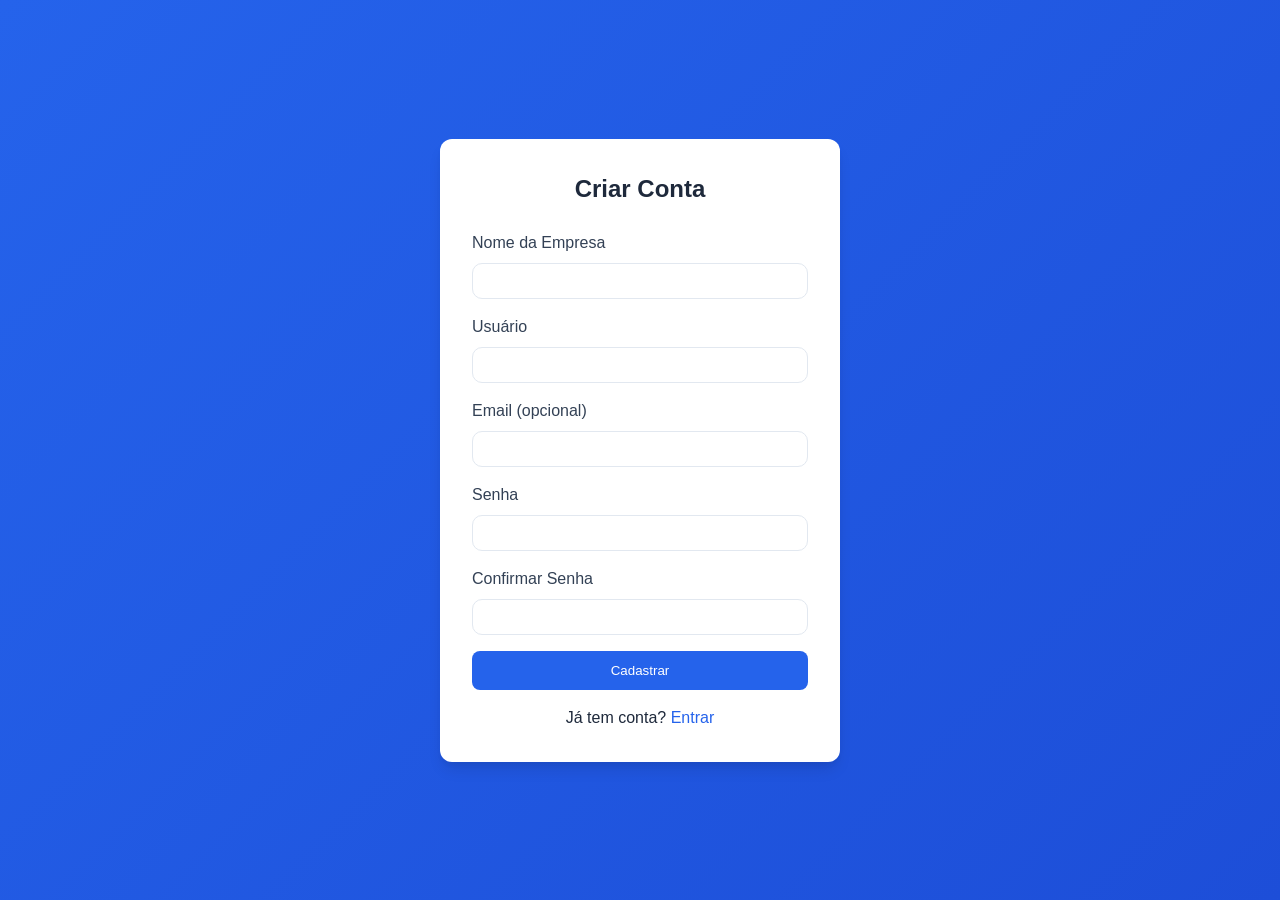
<file: src/frontend/register.html>
<!DOCTYPE html>
<html lang="pt-BR">
<head>
    <meta charset="UTF-8">
    <meta name="viewport" content="width=device-width, initial-scale=1.0">
    <title>Cadastro - Mah Estoque</title>
    <link rel="stylesheet" href="css/style.css">
</head>
<body>
    <div class="auth-container">
        <div class="auth-card">
            <h1>Criar Conta</h1>
            <form id="registerForm">
                <div class="form-group">
                    <label for="tenantName">Nome da Empresa</label>
                    <input type="text" id="tenantName" name="tenantName" required>
                </div>
                <div class="form-group">
                    <label for="username">Usuário</label>
                    <input type="text" id="username" name="username" required>
                </div>
                <div class="form-group">
                    <label for="email">Email (opcional)</label>
                    <input type="email" id="email" name="email">
                </div>
                <div class="form-group">
                    <label for="password">Senha</label>
                    <input type="password" id="password" name="password" required minlength="6">
                </div>
                <div class="form-group">
                    <label for="confirmPassword">Confirmar Senha</label>
                    <input type="password" id="confirmPassword" name="confirmPassword" required>
                </div>
                <div id="errorMessage" class="alert alert-danger hidden"></div>
                <div id="successMessage" class="alert alert-success hidden"></div>
                <button type="submit" class="btn btn-primary btn-block">Cadastrar</button>
            </form>
            <p class="text-center mt-2">
                Já tem conta? <a href="login.html" style="color: var(--primary);">Entrar</a>
            </p>
        </div>
    </div>

    <script src="js/build.js"></script>
    <script src="js/api.js"></script>
    <script>
        if (auth.isLoggedIn()) {
            window.location.href = 'dashboard.html';
        }

        document.getElementById('registerForm').addEventListener('submit', async (e) => {
            e.preventDefault();
            const errorMsg = document.getElementById('errorMessage');
            const successMsg = document.getElementById('successMessage');
            errorMsg.classList.add('hidden');
            successMsg.classList.add('hidden');

            const tenantName = document.getElementById('tenantName').value;
            const username = document.getElementById('username').value;
            const email = document.getElementById('email').value;
            const password = document.getElementById('password').value;
            const confirmPassword = document.getElementById('confirmPassword').value;

            if (password !== confirmPassword) {
                errorMsg.textContent = 'As senhas não conferem';
                errorMsg.classList.remove('hidden');
                return;
            }

            try {
                await request('/auth/register', {
                    method: 'POST',
                    body: JSON.stringify({ tenantName, username, email, password })
                });

                successMsg.textContent = 'Conta criada com sucesso! Agora você pode fazer login.';
                successMsg.classList.remove('hidden');
                document.getElementById('registerForm').reset();
                setTimeout(() => {
                    window.location.href = 'login.html';
                }, 2000);
            } catch (error) {
                errorMsg.textContent = error.message;
                errorMsg.classList.remove('hidden');
            }
        });
    </script>
</body>
</html>
</file>
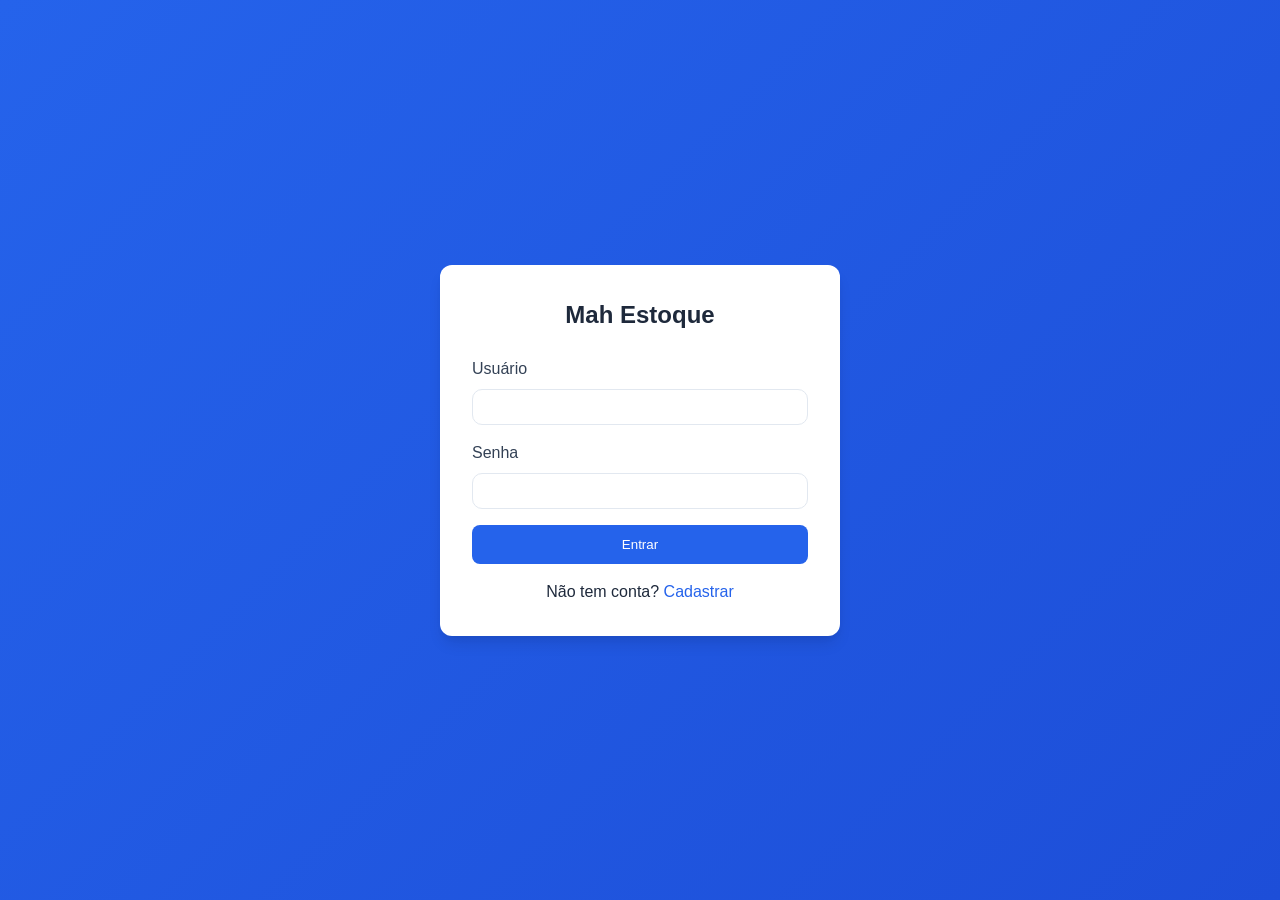
<file: src/frontend/usuarios.html>
<!DOCTYPE html>
<html lang="pt-BR">
<head>
    <meta charset="UTF-8">
    <meta name="viewport" content="width=device-width, initial-scale=1.0">
    <title>Usuários - Mah Estoque</title>
    <link rel="stylesheet" href="css/style.css">
</head>
<body>
    <header class="header">
        <div class="header-content">
            <div class="logo">Mah Estoque</div>
            <button class="hamburger" onclick="toggleMenu()">
                <span></span>
                <span></span>
                <span></span>
            </button>
            <nav class="nav-links" id="navLinks">
                <a href="dashboard.html" class="nav-link">Dashboard</a>
                <a href="produtos.html" class="nav-link">Produtos</a>
                <a href="pedidos.html" class="nav-link" id="pedidosLink">Pedidos</a>
                <a href="vendas.html" class="nav-link">Vendas</a>
                <a href="relatorios.html" class="nav-link">Relatórios</a>
                <a href="usuarios.html" class="nav-link" id="usersLink">Usuários</a>
                <a href="configuracoes.html" class="nav-link" id="configLink">Configurações</a>
            </nav>
            <div class="user-menu">
                <span class="user-info" id="userName"></span>
                <button class="logout-btn" onclick="logout()">Sair</button>
            </div>
        </div>
    </header>

    <main class="main-content">
        <h1 class="page-title">Gerenciamento de Usuários</h1>

        <div class="search-bar">
            <button class="btn btn-primary" onclick="openModal()">+ Novo Usuário</button>
        </div>

        <div class="loading" id="loading">
            <div class="spinner"></div>
            <p>Carregando usuários...</p>
        </div>

        <div class="card">
            <div class="table-container">
                <table>
                    <thead>
                        <tr>
                            <th>Usuário</th>
                            <th>Email</th>
                            <th>Role</th>
                            <th>Data de Criação</th>
                            <th>Ações</th>
                        </tr>
                    </thead>
                    <tbody id="usersTable"></tbody>
                </table>
            </div>
            <div id="emptyState" class="empty-state hidden">
                <p>Nenhum usuário encontrado</p>
            </div>
        </div>
    </main>

    <div class="modal" id="userModal">
        <div class="modal-content">
            <div class="modal-header">
                <h2 class="modal-title" id="modalTitle">Novo Usuário</h2>
                <button class="modal-close" onclick="closeModal()">&times;</button>
            </div>
            <form id="userForm">
                <input type="hidden" id="userId">
                <div class="form-group">
                    <label for="username">Usuário</label>
                    <input type="text" id="username" required>
                </div>
                <div class="form-group">
                    <label for="email">Email (opcional)</label>
                    <input type="email" id="email">
                </div>
                <div class="form-group" id="passwordGroup">
                    <label for="password">Senha</label>
                    <input type="password" id="password" minlength="6">
                </div>
                <div class="form-group">
                    <label for="role">Função</label>
                    <select id="role" required>
                        <option value="Employee">Funcionário</option>
                        <option value="Manager">Gerente</option>
                        <option value="Admin">Administrador</option>
                    </select>
                </div>
                <div id="modalError" class="alert alert-danger hidden"></div>
                <div class="modal-actions">
                    <button type="button" class="btn btn-secondary" onclick="closeModal()">Cancelar</button>
                    <button type="submit" class="btn btn-primary">Salvar</button>
                </div>
            </form>
        </div>
    </div>

    <script src="js/build.js"></script>
    <script src="js/api.js"></script>
    <script>
        function toggleMenu() {
            document.getElementById('navLinks').classList.toggle('active');
            document.querySelector('.hamburger').classList.toggle('active');
        }

        document.querySelectorAll('.nav-link').forEach(link => {
            link.addEventListener('click', () => {
                document.getElementById('navLinks').classList.remove('active');
                document.querySelector('.hamburger').classList.remove('active');
            });
        });

        if (!checkAuth()) {
            throw new Error('Auth required');
        }

        if (!checkRole(['Admin'])) {
            window.location.href = 'dashboard.html';
        }

        const user = getCurrentUser();
        document.getElementById('userName').textContent = user.username;

        let users = [];

        async function loadUsers() {
            try {
                users = await request('/users');
                renderUsers();
                document.getElementById('loading').classList.add('hidden');
            } catch (error) {
                showToast(error.message, 'error');
            }
        }

        function renderUsers() {
            const tbody = document.getElementById('usersTable');
            const emptyState = document.getElementById('emptyState');

            if (users.length === 0) {
                tbody.innerHTML = '';
                emptyState.classList.remove('hidden');
                return;
            }

            emptyState.classList.add('hidden');
            const currentUserId = user.id;
            
            tbody.innerHTML = users.map(u => `
                <tr>
                    <td>${u.username}</td>
                    <td>${u.email || '-'}</td>
                    <td><span class="badge ${getRoleBadge(u.role)}">${getRoleLabel(u.role)}</span></td>
                    <td>${formatDate(u.createdAt)}</td>
                    <td class="actions">
                        <button class="btn btn-sm btn-secondary" onclick="editUser('${u.id}')">Editar</button>
                        <button class="btn btn-sm btn-danger" onclick="deleteUser('${u.id}')" ${u.id === currentUserId ? 'disabled' : ''}>Excluir</button>
                    </td>
                </tr>
            `).join('');
        }

        function getRoleBadge(role) {
            switch(role) {
                case 'Admin': return 'badge-danger';
                case 'Manager': return 'badge-warning';
                default: return 'badge-info';
            }
        }

        function getRoleLabel(role) {
            switch(role) {
                case 'Admin': return 'Administrador';
                case 'Manager': return 'Gerente';
                default: return 'Funcionário';
            }
        }

        function openModal(userData = null) {
            document.getElementById('modalTitle').textContent = userData ? 'Editar Usuário' : 'Novo Usuário';
            document.getElementById('userId').value = userData ? userData.id : '';
            document.getElementById('username').value = userData ? userData.username : '';
            document.getElementById('email').value = userData?.email || '';
            document.getElementById('role').value = userData ? userData.role : 'Employee';
            
            const passwordGroup = document.getElementById('passwordGroup');
            const passwordInput = document.getElementById('password');
            if (userData) {
                passwordGroup.querySelector('label').textContent = 'Nova Senha (deixe em branco para manter)';
                passwordInput.required = false;
            } else {
                passwordGroup.querySelector('label').textContent = 'Senha';
                passwordInput.required = true;
            }
            
            document.getElementById('modalError').classList.add('hidden');
            document.getElementById('userModal').classList.add('active');
        }

        function closeModal() {
            document.getElementById('userModal').classList.remove('active');
        }

        function editUser(id) {
            const userData = users.find(u => u.id === id);
            if (userData) openModal(userData);
        }

        async function deleteUser(id) {
            if (!confirm('Tem certeza que deseja excluir este usuário?')) return;

            try {
                await request(`/users/${id}`, { method: 'DELETE' });
                showToast('Usuário excluído com sucesso');
                loadUsers();
            } catch (error) {
                showToast(error.message, 'error');
            }
        }

        document.getElementById('userForm').addEventListener('submit', async (e) => {
            e.preventDefault();
            const errorMsg = document.getElementById('modalError');
            errorMsg.classList.add('hidden');

            const id = document.getElementById('userId').value;
            const username = document.getElementById('username').value;
            const email = document.getElementById('email').value;
            const role = document.getElementById('role').value;
            const password = document.getElementById('password').value;

            const data = {
                username,
                email: email || null,
                role
            };
            
            if (password) {
                data.password = password;
            }

            try {
                if (id) {
                    await request(`/users/${id}`, {
                        method: 'PUT',
                        body: JSON.stringify(data)
                    });
                    showToast('Usuário atualizado com sucesso');
                } else {
                    await request('/users', {
                        method: 'POST',
                        body: JSON.stringify(data)
                    });
                    showToast('Usuário criado com sucesso');
                }
                closeModal();
                loadUsers();
            } catch (error) {
                errorMsg.textContent = error.message;
                errorMsg.classList.remove('hidden');
            }
        });

        loadUsers();
    </script>
</body>
</html>
</file>
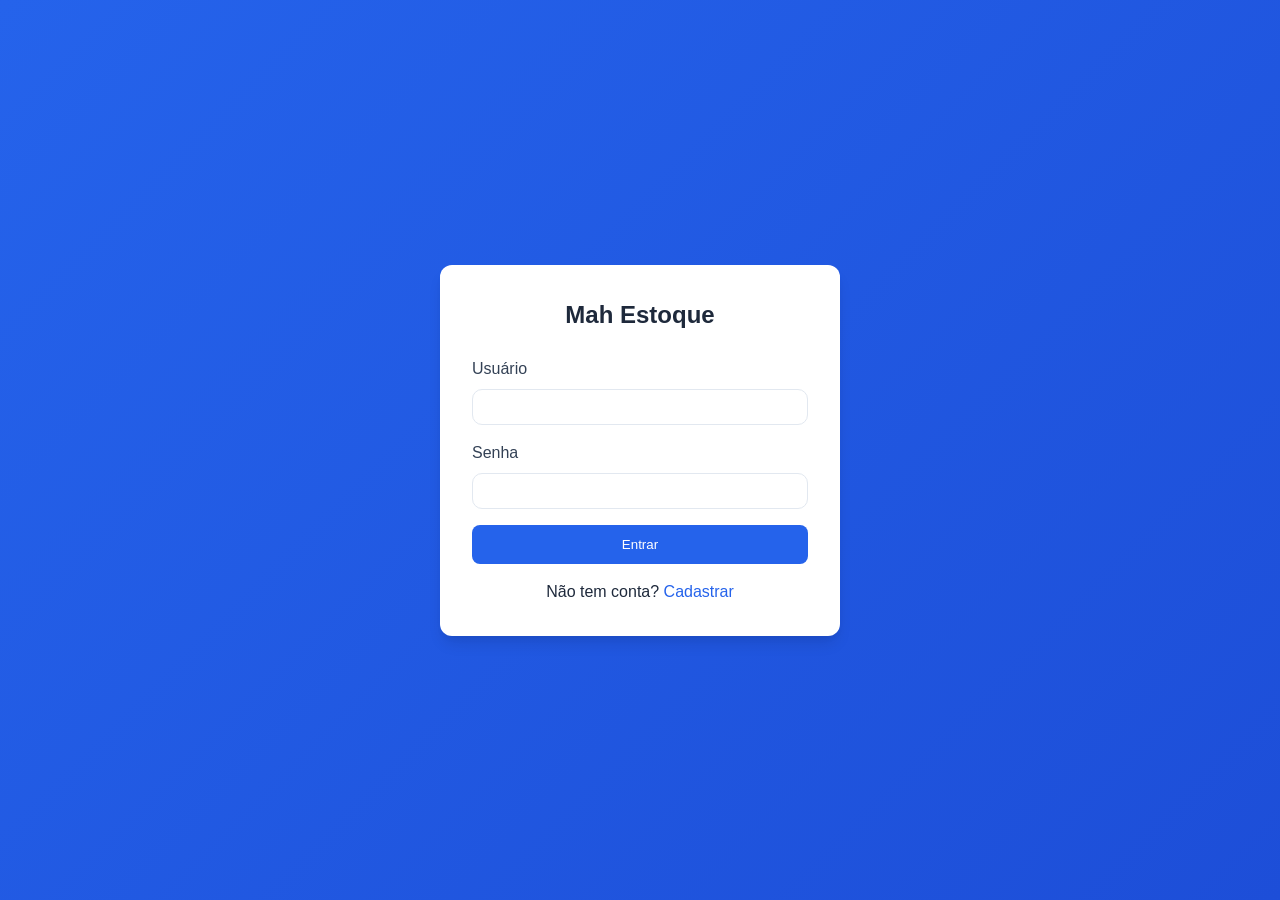
<file: src/frontend/vendas.html>
<!DOCTYPE html>
<html lang="pt-BR">
<head>
    <meta charset="UTF-8">
    <meta name="viewport" content="width=device-width, initial-scale=1.0">
    <title>Vendas - Mah Estoque</title>
    <link rel="stylesheet" href="css/style.css">
    <style>
        .combobox { position: relative; }
        .combobox-list {
            display: none;
            position: absolute;
            top: calc(100% + 2px);
            left: 0; right: 0;
            background: #fff;
            border: 1px solid #d1d5db;
            border-radius: 6px;
            max-height: 220px;
            overflow-y: auto;
            z-index: 200;
            list-style: none;
            margin: 0;
            padding: 4px 0;
            box-shadow: 0 4px 12px rgba(0,0,0,.08);
        }
        .combobox-list.open { display: block; }
        .combobox-list li {
            padding: 8px 12px;
            cursor: pointer;
            font-size: 0.875rem;
            line-height: 1.4;
        }
        .combobox-list li:hover { background: #f3f4f6; }
        .combobox-list li.no-results { color: #9ca3af; cursor: default; }
        .combobox-list li.no-results:hover { background: none; }
    </style>
</head>
<body>
    <header class="header">
        <div class="header-content">
            <div class="logo">Mah Estoque</div>
            <button class="hamburger" onclick="toggleMenu()">
                <span></span>
                <span></span>
                <span></span>
            </button>
            <nav class="nav-links" id="navLinks">
                <a href="dashboard.html" class="nav-link">Dashboard</a>
                <a href="produtos.html" class="nav-link">Produtos</a>
                <a href="pedidos.html" class="nav-link" id="pedidosLink">Pedidos</a>
                <a href="vendas.html" class="nav-link">Vendas</a>
                <a href="relatorios.html" class="nav-link">Relatórios</a>
                <a href="usuarios.html" class="nav-link" id="usersLink">Usuários</a>
                <a href="configuracoes.html" class="nav-link" id="configLink">Configurações</a>
            </nav>
            <div class="user-menu">
                <span class="user-info" id="userName"></span>
                <button class="logout-btn" onclick="logout()">Sair</button>
            </div>
        </div>
    </header>

    <main class="main-content">
        <h1 class="page-title">Registrar Venda</h1>

        <div class="card">
            <form id="saleForm">
                <div class="form-group">
                    <label>Produto</label>
                    <div class="combobox" id="productCombobox">
                        <input type="text" id="productSearch" placeholder="Buscar produto..." autocomplete="off">
                        <ul class="combobox-list" id="productDropdown"></ul>
                    </div>
                    <input type="hidden" id="productSelect">
                </div>
                <div class="form-group hidden" id="variantGroup">
                    <label for="variantSelect">Variação</label>
                    <select id="variantSelect" required>
                        <option value="">Selecione uma variação</option>
                    </select>
                </div>
                <div class="form-group">
                    <label>Estoque Atual</label>
                    <div id="currentStock" class="stat-value">-</div>
                </div>
                <div class="form-group">
                    <label for="quantity">Quantidade</label>
                    <input type="number" id="quantity" required min="1" value="1">
                </div>
                <div class="form-group">
                    <label for="unitValue">Valor de Venda (por unidade)</label>
                    <input type="number" id="unitValue" step="0.01" required>
                </div>
                <div class="form-group">
                    <label for="saleDate">Data da Venda (opcional)</label>
                    <input type="date" id="saleDate">
                </div>
                <div class="form-group">
                    <label for="paymentMethod">Forma de Pagamento</label>
                    <select id="paymentMethod">
                        <option value="">Não informado</option>
                        <option value="Dinheiro">Dinheiro</option>
                        <option value="Pix">Pix</option>
                        <option value="CartaoDebito">Cartão de Débito</option>
                        <option value="CartaoCredito">Cartão de Crédito</option>
                    </select>
                </div>
                <div class="form-group hidden" id="installmentsGroup">
                    <label for="installments">Parcelas</label>
                    <select id="installments">
                        <option value="1">1x (à vista)</option>
                        <option value="2">2x</option>
                        <option value="3">3x</option>
                        <option value="4">4x</option>
                        <option value="5">5x</option>
                        <option value="6">6x</option>
                        <option value="7">7x</option>
                        <option value="8">8x</option>
                        <option value="9">9x</option>
                        <option value="10">10x</option>
                        <option value="11">11x</option>
                        <option value="12">12x</option>
                    </select>
                </div>
                <div class="form-group">
                    <label>Total</label>
                    <div id="totalValue" class="stat-value">R$ 0,00</div>
                </div>
                <div id="saleError" class="alert alert-danger hidden"></div>
                <div id="saleSuccess" class="alert alert-success hidden"></div>
                <button type="submit" class="btn btn-success btn-block">Registrar Venda</button>
            </form>
        </div>

        <h2 class="page-title mt-3">Últimas Vendas</h2>
        <div class="card">
            <div class="table-container">
                <table>
                    <thead>
                        <tr>
                            <th>Data</th>
                            <th>Produto</th>
                            <th>Variação</th>
                            <th>Quantidade</th>
                            <th>Valor Unit.</th>
                            <th>Total</th>
                            <th>Pagamento</th>
                            <th>Ações</th>
                        </tr>
                    </thead>
                    <tbody id="salesTable"></tbody>
                </table>
            </div>
            <div id="emptySales" class="empty-state hidden">
                <p>Nenhuma venda registrada</p>
            </div>
        </div>
    </main>

    <div class="modal" id="editModal">
        <div class="modal-content">
            <div class="modal-header">
                <h2 class="modal-title">Editar Venda</h2>
                <button class="modal-close" onclick="closeEditModal()">&times;</button>
            </div>
            <form id="editForm">
                <input type="hidden" id="editTransactionId">
                <div class="form-group">
                    <label>Produto</label>
                    <div id="editProductName" class="stat-value"></div>
                </div>
                <div class="form-group">
                    <label for="editQuantity">Quantidade</label>
                    <input type="number" id="editQuantity" required min="1">
                </div>
                <div class="form-group">
                    <label for="editUnitValue">Valor de Venda (por unidade)</label>
                    <input type="number" id="editUnitValue" step="0.01" required>
                </div>
                <div class="form-group">
                    <label for="editDate">Data da Venda</label>
                    <input type="date" id="editDate">
                </div>
                <div class="form-group">
                    <label for="editPaymentMethod">Forma de Pagamento</label>
                    <select id="editPaymentMethod">
                        <option value="">Não informado</option>
                        <option value="Dinheiro">Dinheiro</option>
                        <option value="Pix">Pix</option>
                        <option value="CartaoDebito">Cartão de Débito</option>
                        <option value="CartaoCredito">Cartão de Crédito</option>
                    </select>
                </div>
                <div class="form-group hidden" id="editInstallmentsGroup">
                    <label for="editInstallments">Parcelas</label>
                    <select id="editInstallments">
                        <option value="1">1x (à vista)</option>
                        <option value="2">2x</option>
                        <option value="3">3x</option>
                        <option value="4">4x</option>
                        <option value="5">5x</option>
                        <option value="6">6x</option>
                        <option value="7">7x</option>
                        <option value="8">8x</option>
                        <option value="9">9x</option>
                        <option value="10">10x</option>
                        <option value="11">11x</option>
                        <option value="12">12x</option>
                    </select>
                </div>
                <div id="editError" class="alert alert-danger hidden"></div>
                <div class="modal-actions">
                    <button type="button" class="btn btn-danger" onclick="deleteTransaction()">Excluir</button>
                    <button type="submit" class="btn btn-primary">Salvar</button>
                </div>
            </form>
        </div>
    </div>

    <script src="js/build.js"></script>
    <script src="js/api.js"></script>
    <script>
        function toggleMenu() {
            document.getElementById('navLinks').classList.toggle('active');
            document.querySelector('.hamburger').classList.toggle('active');
        }

        document.querySelectorAll('.nav-link').forEach(link => {
            link.addEventListener('click', () => {
                document.getElementById('navLinks').classList.remove('active');
                document.querySelector('.hamburger').classList.remove('active');
            });
        });

        if (!checkAuth()) {
            throw new Error('Auth required');
        }

        const user = getCurrentUser();
        document.getElementById('userName').textContent = user.username;

        if (!checkRole(['Admin', 'Manager'])) {
            document.getElementById('pedidosLink').style.display = 'none';
        }
        if (!checkRole(['Admin'])) {
            document.getElementById('usersLink').style.display = 'none';
            document.getElementById('configLink').style.display = 'none';
        }

        const PAYMENT_LABELS = {
            'Dinheiro': 'Dinheiro',
            'Pix': 'Pix',
            'CartaoDebito': 'Cartão de Débito',
            'CartaoCredito': 'Cartão de Crédito'
        };

        function formatPaymentMethod(method, installments) {
            if (!method) return '-';
            const label = PAYMENT_LABELS[method] || method;
            if (method === 'CartaoCredito' && installments && installments > 1)
                return `${label} ${installments}x`;
            return label;
        }

        let products = [];

        function buildProductLabel(p) {
            const totalQty = p.variants && p.variants.length > 0
                ? p.variants.reduce((s, v) => s + v.quantity, 0)
                : p.quantity;
            return p.variants && p.variants.length > 0
                ? `${p.name} (${p.variants.length} variações)`
                : `${p.name}${p.sku ? ' [' + p.sku + ']' : ''}${p.size ? ' - ' + p.size : ''} — Estoque: ${totalQty}`;
        }

        function openProductDropdown(query) {
            const q = (query || '').toLowerCase();
            const filtered = q ? products.filter(p => p.name.toLowerCase().includes(q)) : products;
            const list = document.getElementById('productDropdown');
            if (filtered.length === 0) {
                list.innerHTML = '<li class="no-results">Nenhum produto encontrado</li>';
            } else {
                list.innerHTML = filtered.map(p =>
                    `<li data-id="${p.id}">${buildProductLabel(p)}</li>`
                ).join('');
            }
            list.classList.add('open');
        }

        function closeProductDropdown() {
            document.getElementById('productDropdown').classList.remove('open');
        }

        function selectProduct(productId, label) {
            document.getElementById('productSearch').value = label;
            document.getElementById('productSelect').value = productId;
            closeProductDropdown();
            onProductSelected(productId);
        }

        function resetCombobox() {
            document.getElementById('productSearch').value = '';
            document.getElementById('productSelect').value = '';
            closeProductDropdown();
            onProductSelected('');
        }

        function onProductSelected(productId) {
            const product = products.find(p => p.id === productId);
            const variantGroup = document.getElementById('variantGroup');
            const variantSelect = document.getElementById('variantSelect');

            if (!product) {
                variantGroup.classList.add('hidden');
                variantSelect.required = false;
                document.getElementById('currentStock').textContent = '-';
                return;
            }

            if (product.variants && product.variants.length > 0) {
                variantGroup.classList.remove('hidden');
                variantSelect.required = true;
                variantSelect.innerHTML = '<option value="">Selecione uma variação</option>' +
                    product.variants.map(v => {
                        const label = [v.size, v.color].filter(Boolean).join(' / ') || 'Sem nome';
                        const sku = v.sku ? ` [${v.sku}]` : '';
                        return `<option value="${v.id}" data-stock="${v.quantity}">${label}${sku} — Estoque: ${v.quantity}</option>`;
                    }).join('');
                document.getElementById('currentStock').textContent = '-';
                document.getElementById('quantity').max = '';
            } else {
                variantGroup.classList.add('hidden');
                variantSelect.required = false;
                variantSelect.value = '';
                document.getElementById('currentStock').textContent = product.quantity;
                document.getElementById('quantity').max = product.quantity;
            }
        }

        async function loadProducts() {
            try {
                products = await request('/products');
            } catch (error) {
                showToast(error.message, 'error');
            }
        }

        async function loadSales() {
            try {
                const transactions = await request('/transactions');
                const sales = transactions.filter(t => t.type === 'Sale');
                const tbody = document.getElementById('salesTable');
                const emptyState = document.getElementById('emptySales');

                if (sales.length === 0) {
                    tbody.innerHTML = '';
                    emptyState.classList.remove('hidden');
                    return;
                }

                emptyState.classList.add('hidden');
                tbody.innerHTML = sales.map(s => {
                    let variantLabel = '-';
                    if (s.variantSize || s.variantColor) {
                        variantLabel = [s.variantSize, s.variantColor].filter(Boolean).join(' / ');
                        if (s.variantSKU) variantLabel += ` [${s.variantSKU}]`;
                    } else if (s.productSize) {
                        variantLabel = s.productSize;
                    }
                    const paymentLabel = formatPaymentMethod(s.paymentMethod, s.installments);
                    return `
                    <tr>
                        <td>${formatDate(s.createdAt)}</td>
                        <td>${s.productName}</td>
                        <td>${variantLabel}</td>
                        <td>${s.quantity}</td>
                        <td>${formatCurrency(s.unitValue)}</td>
                        <td>${formatCurrency(s.totalValue)}</td>
                        <td>${paymentLabel}</td>
                        <td class="actions">
                            <button class="btn btn-sm btn-secondary" onclick="editTransaction('${s.id}')">Editar</button>
                        </td>
                    </tr>`;
                }).join('');
            } catch (error) {
                showToast(error.message, 'error');
            }
        }

        document.getElementById('productSearch').addEventListener('focus', (e) => {
            openProductDropdown(e.target.value);
        });

        document.getElementById('productSearch').addEventListener('input', (e) => {
            document.getElementById('productSelect').value = '';
            openProductDropdown(e.target.value);
        });

        document.getElementById('productDropdown').addEventListener('click', (e) => {
            const li = e.target.closest('li[data-id]');
            if (li) selectProduct(li.dataset.id, li.textContent);
        });

        document.addEventListener('click', (e) => {
            if (!document.getElementById('productCombobox').contains(e.target))
                closeProductDropdown();
        });

        document.getElementById('variantSelect').addEventListener('change', (e) => {
            const selected = e.target.options[e.target.selectedIndex];
            const stock = selected.dataset.stock || '0';
            document.getElementById('currentStock').textContent = stock;
            document.getElementById('quantity').max = stock;
        });

        document.getElementById('paymentMethod').addEventListener('change', (e) => {
            const group = document.getElementById('installmentsGroup');
            if (e.target.value === 'CartaoCredito') {
                group.classList.remove('hidden');
            } else {
                group.classList.add('hidden');
                document.getElementById('installments').value = '1';
            }
        });

        document.getElementById('editPaymentMethod').addEventListener('change', (e) => {
            const group = document.getElementById('editInstallmentsGroup');
            if (e.target.value === 'CartaoCredito') {
                group.classList.remove('hidden');
            } else {
                group.classList.add('hidden');
                document.getElementById('editInstallments').value = '1';
            }
        });

        document.getElementById('quantity').addEventListener('input', calculateTotal);
        document.getElementById('unitValue').addEventListener('input', calculateTotal);

        function calculateTotal() {
            const quantity = parseInt(document.getElementById('quantity').value) || 0;
            const unitValue = parseFloat(document.getElementById('unitValue').value) || 0;
            document.getElementById('totalValue').textContent = formatCurrency(quantity * unitValue);
        }

        document.getElementById('saleForm').addEventListener('submit', async (e) => {
            e.preventDefault();
            const errorMsg = document.getElementById('saleError');
            const successMsg = document.getElementById('saleSuccess');
            errorMsg.classList.add('hidden');
            successMsg.classList.add('hidden');

            const productId = document.getElementById('productSelect').value;
            if (!productId) {
                errorMsg.textContent = 'Selecione um produto.';
                errorMsg.classList.remove('hidden');
                return;
            }

            const variantId = document.getElementById('variantSelect').value || null;
            const quantity = parseInt(document.getElementById('quantity').value);
            const unitValue = parseFloat(document.getElementById('unitValue').value);
            const saleDateInput = document.getElementById('saleDate').value;

            const paymentMethod = document.getElementById('paymentMethod').value;
            const installments = parseInt(document.getElementById('installments').value);

            const data = { productId, type: 'Sale', quantity, unitValue };
            if (variantId) data.variantId = variantId;
            if (saleDateInput) {
                data.createdAt = new Date(saleDateInput + 'T12:00:00').toISOString();
            }
            if (paymentMethod) {
                data.paymentMethod = paymentMethod;
                if (paymentMethod === 'CartaoCredito') data.installments = installments;
            }

            try {
                await request('/transactions', {
                    method: 'POST',
                    body: JSON.stringify(data)
                });

                successMsg.textContent = 'Venda registrada com sucesso!';
                successMsg.classList.remove('hidden');
                document.getElementById('saleForm').reset();
                resetCombobox();
                document.getElementById('variantGroup').classList.add('hidden');
                document.getElementById('variantSelect').required = false;
                document.getElementById('currentStock').textContent = '-';
                document.getElementById('totalValue').textContent = 'R$ 0,00';
                document.getElementById('installmentsGroup').classList.add('hidden');

                loadProducts();
                loadSales();
                showToast('Venda registrada com sucesso');
            } catch (error) {
                errorMsg.textContent = error.message;
                errorMsg.classList.remove('hidden');
            }
        });

        async function editTransaction(id) {
            try {
                const transactions = await request('/transactions');
                const sale = transactions.find(t => t.id === id);
                if (!sale) {
                    showToast('Venda não encontrada', 'error');
                    return;
                }

                let productLabel = sale.productName;
                if (sale.variantSize || sale.variantColor) {
                    productLabel += ' — ' + [sale.variantSize, sale.variantColor].filter(Boolean).join(' / ');
                }

                document.getElementById('editTransactionId').value = id;
                document.getElementById('editProductName').textContent = productLabel;
                document.getElementById('editQuantity').value = sale.quantity;
                document.getElementById('editUnitValue').value = sale.unitValue;

                const date = new Date(sale.createdAt);
                document.getElementById('editDate').value = [
                    date.getFullYear(),
                    String(date.getMonth() + 1).padStart(2, '0'),
                    String(date.getDate()).padStart(2, '0')
                ].join('-');

                const editPayment = document.getElementById('editPaymentMethod');
                editPayment.value = sale.paymentMethod || '';
                const editInstGroup = document.getElementById('editInstallmentsGroup');
                if (sale.paymentMethod === 'CartaoCredito') {
                    editInstGroup.classList.remove('hidden');
                    document.getElementById('editInstallments').value = sale.installments || 1;
                } else {
                    editInstGroup.classList.add('hidden');
                    document.getElementById('editInstallments').value = '1';
                }

                document.getElementById('editError').classList.add('hidden');
                document.getElementById('editModal').classList.add('active');
            } catch (error) {
                showToast(error.message, 'error');
            }
        }

        function closeEditModal() {
            document.getElementById('editModal').classList.remove('active');
        }

        document.getElementById('editForm').addEventListener('submit', async (e) => {
            e.preventDefault();
            const errorMsg = document.getElementById('editError');
            errorMsg.classList.add('hidden');

            const id = document.getElementById('editTransactionId').value;
            const quantity = parseInt(document.getElementById('editQuantity').value);
            const unitValue = parseFloat(document.getElementById('editUnitValue').value);
            const dateInput = document.getElementById('editDate').value;
            const paymentMethod = document.getElementById('editPaymentMethod').value;
            const installments = parseInt(document.getElementById('editInstallments').value);

            const data = { quantity, unitValue };
            if (dateInput) {
                data.createdAt = new Date(dateInput + 'T12:00:00').toISOString();
            }
            data.paymentMethod = paymentMethod || null;
            if (paymentMethod === 'CartaoCredito') data.installments = installments;

            try {
                await request(`/transactions/${id}`, {
                    method: 'PUT',
                    body: JSON.stringify(data)
                });
                showToast('Venda atualizada com sucesso');
                closeEditModal();
                loadProducts();
                loadSales();
            } catch (error) {
                errorMsg.textContent = error.message;
                errorMsg.classList.remove('hidden');
            }
        });

        async function deleteTransaction() {
            const id = document.getElementById('editTransactionId').value;
            if (!confirm('Tem certeza que deseja excluir esta venda?')) return;

            try {
                await request(`/transactions/${id}`, { method: 'DELETE' });
                showToast('Venda excluída com sucesso');
                closeEditModal();
                loadProducts();
                loadSales();
            } catch (error) {
                showToast(error.message, 'error');
            }
        }

        loadProducts();
        loadSales();
    </script>
</body>
</html>
</file>
<file: src/frontend/css/style.css>
:root {
    --primary: #2563eb;
    --primary-dark: #1d4ed8;
    --primary-light: #3b82f6;
    --secondary: #64748b;
    --success: #10b981;
    --danger: #ef4444;
    --warning: #f59e0b;
    --info: #0ea5e9;
    --dark: #1e293b;
    --light: #f8fafc;
    --white: #ffffff;
    --gray-100: #f1f5f9;
    --gray-200: #e2e8f0;
    --gray-300: #cbd5e1;
    --gray-400: #94a3b8;
    --gray-500: #64748b;
    --gray-600: #475569;
    --gray-700: #334155;
    --gray-800: #1e293b;
    --shadow: 0 1px 3px rgba(0,0,0,0.1), 0 1px 2px rgba(0,0,0,0.06);
    --shadow-lg: 0 10px 15px -3px rgba(0,0,0,0.1), 0 4px 6px -2px rgba(0,0,0,0.05);
    --radius: 8px;
    --radius-lg: 12px;
}

* {
    margin: 0;
    padding: 0;
    box-sizing: border-box;
}

body {
    font-family: -apple-system, BlinkMacSystemFont, 'Segoe UI', Roboto, 'Helvetica Neue', Arial, sans-serif;
    background-color: var(--gray-100);
    color: var(--gray-800);
    line-height: 1.5;
    min-height: 100vh;
}

a {
    text-decoration: none;
    color: inherit;
}

button {
    cursor: pointer;
    font-family: inherit;
}

input, select, textarea {
    font-family: inherit;
    font-size: 0.875rem;
    color: var(--gray-800);
    background: #fff;
    border: 1.5px solid var(--gray-200);
    border-radius: 10px;
    padding: 9px 12px;
    transition: border-color .2s, box-shadow .2s;
    outline: none;
}

input:focus, select:focus, textarea:focus {
    border-color: #6366f1;
    box-shadow: 0 0 0 3px rgba(99, 102, 241, .12);
}

input::placeholder {
    color: var(--gray-400);
}

select {
    appearance: none;
    -webkit-appearance: none;
    background-image: url("data:image/svg+xml,%3Csvg xmlns='http://www.w3.org/2000/svg' width='14' height='14' viewBox='0 0 24 24' fill='none' stroke='%2394a3b8' stroke-width='2.5' stroke-linecap='round' stroke-linejoin='round'%3E%3Cpolyline points='6 9 12 15 18 9'%3E%3C/polyline%3E%3C/svg%3E");
    background-repeat: no-repeat;
    background-position: right 10px center;
    padding-right: 32px;
    cursor: pointer;
}

.container {
    max-width: 1200px;
    margin: 0 auto;
    padding: 0 1rem;
}

.auth-container {
    min-height: 100vh;
    display: flex;
    align-items: center;
    justify-content: center;
    padding: 1rem;
    background: linear-gradient(135deg, var(--primary) 0%, var(--primary-dark) 100%);
}

.auth-card {
    background: var(--white);
    padding: 2rem;
    border-radius: var(--radius-lg);
    box-shadow: var(--shadow-lg);
    width: 100%;
    max-width: 400px;
}

.auth-card h1 {
    text-align: center;
    margin-bottom: 1.5rem;
    color: var(--dark);
    font-size: 1.5rem;
}

.form-group {
    margin-bottom: 1rem;
}

.form-group label {
    display: block;
    margin-bottom: 0.5rem;
    font-weight: 500;
    color: var(--gray-700);
}

.form-group input,
.form-group select,
.form-group textarea {
    width: 100%;
}

.btn {
    display: inline-flex;
    align-items: center;
    justify-content: center;
    padding: 0.75rem 1.5rem;
    border: none;
    border-radius: var(--radius);
    font-weight: 500;
    transition: all 0.2s;
}

.btn-primary {
    background: var(--primary);
    color: var(--white);
}

.btn-primary:hover {
    background: var(--primary-dark);
}

.btn-secondary {
    background: var(--gray-200);
    color: var(--gray-700);
}

.btn-secondary:hover {
    background: var(--gray-300);
}

.btn-success {
    background: var(--success);
    color: var(--white);
}

.btn-success:hover {
    background: #059669;
}

.btn-danger {
    background: var(--danger);
    color: var(--white);
}

.btn-danger:hover {
    background: #dc2626;
}

.btn-block {
    width: 100%;
}

.text-center {
    text-align: center;
}

.mt-1 { margin-top: 0.5rem; }
.mt-2 { margin-top: 1rem; }
.mt-3 { margin-top: 1.5rem; }
.mb-1 { margin-bottom: 0.5rem; }
.mb-2 { margin-bottom: 1rem; }
.mb-3 { margin-bottom: 1.5rem; }

.header {
    background: var(--white);
    box-shadow: var(--shadow);
    position: sticky;
    top: 0;
    z-index: 100;
}

.header-content {
    display: flex;
    align-items: center;
    justify-content: space-between;
    padding: 1rem;
    max-width: 1200px;
    margin: 0 auto;
}

.logo {
    font-size: 1.25rem;
    font-weight: 700;
    color: var(--primary);
}

.nav-links {
    display: flex;
    gap: 0.5rem;
    flex-wrap: wrap;
}

.nav-link {
    padding: 0.5rem 1rem;
    border-radius: var(--radius);
    color: var(--gray-600);
    font-weight: 500;
    transition: all 0.2s;
}

.nav-link:hover {
    background: var(--gray-100);
    color: var(--primary);
}

.nav-link.active {
    background: var(--primary);
    color: var(--white);
}

.user-menu {
    display: flex;
    align-items: center;
    gap: 1rem;
}

.user-info {
    font-size: 0.875rem;
    color: var(--gray-600);
}

.main-content {
    padding: 1.5rem 1rem;
    max-width: 1200px;
    margin: 0 auto;
}

.page-title {
    font-size: 1.5rem;
    font-weight: 600;
    color: var(--dark);
    margin-bottom: 1.5rem;
}

.card {
    background: var(--white);
    border-radius: var(--radius-lg);
    box-shadow: var(--shadow);
    padding: 1.5rem;
    margin-bottom: 1.5rem;
}

.card-title {
    font-size: 1rem;
    font-weight: 600;
    color: var(--gray-700);
    margin-bottom: 1rem;
}

.stats-grid {
    display: grid;
    grid-template-columns: repeat(auto-fit, minmax(200px, 1fr));
    gap: 1rem;
    margin-bottom: 1.5rem;
}

.stat-card {
    background: var(--white);
    padding: 1.25rem;
    border-radius: var(--radius-lg);
    box-shadow: var(--shadow);
}

.stat-card.success { border-left: 4px solid var(--success); }
.stat-card.danger { border-left: 4px solid var(--danger); }
.stat-card.warning { border-left: 4px solid var(--warning); }
.stat-card.info { border-left: 4px solid var(--info); }
.stat-card.primary { border-left: 4px solid var(--primary); }

.stat-label {
    font-size: 0.875rem;
    color: var(--gray-500);
    margin-bottom: 0.25rem;
}

.stat-value {
    font-size: 1.5rem;
    font-weight: 700;
    color: var(--dark);
}

.stat-sub {
    font-size: 0.75rem;
    color: var(--gray-400);
    margin-top: 0.25rem;
}

.table-container {
    overflow-x: auto;
}

table {
    width: 100%;
    border-collapse: collapse;
}

th, td {
    padding: 0.75rem 1rem;
    text-align: left;
    border-bottom: 1px solid var(--gray-200);
}

th {
    background: var(--gray-50);
    font-weight: 600;
    color: var(--gray-700);
    font-size: 0.875rem;
}

tr:hover {
    background: var(--gray-50);
}

.badge {
    display: inline-block;
    padding: 0.25rem 0.5rem;
    border-radius: 9999px;
    font-size: 0.75rem;
    font-weight: 500;
}

.badge-success { background: #d1fae5; color: #065f46; }
.badge-warning { background: #fef3c7; color: #92400e; }
.badge-danger { background: #fee2e2; color: #991b1b; }
.badge-info { background: #e0f2fe; color: #075985; }

.actions {
    display: flex;
    gap: 0.5rem;
}

.btn-sm {
    padding: 0.375rem 0.75rem;
    font-size: 0.875rem;
}

.modal {
    display: none;
    position: fixed;
    top: 0;
    left: 0;
    right: 0;
    bottom: 0;
    background: rgba(0,0,0,0.5);
    align-items: center;
    justify-content: center;
    z-index: 1000;
    padding: 1rem;
}

.modal.active {
    display: flex;
}

.modal-content {
    background: var(--white);
    border-radius: var(--radius-lg);
    padding: 1.5rem;
    width: 100%;
    max-width: 500px;
    max-height: 90vh;
    overflow-y: auto;
}

.modal-header {
    display: flex;
    justify-content: space-between;
    align-items: center;
    margin-bottom: 1.5rem;
}

.modal-title {
    font-size: 1.25rem;
    font-weight: 600;
}

.modal-close {
    background: none;
    border: none;
    font-size: 1.5rem;
    color: var(--gray-400);
    cursor: pointer;
}

.modal-close:hover {
    color: var(--gray-600);
}

.modal-actions {
    display: flex;
    gap: 1rem;
    margin-top: 1.5rem;
}

.modal-actions .btn {
    flex: 1;
}

.alert {
    padding: 1rem;
    border-radius: var(--radius);
    margin-bottom: 1rem;
}

.alert-danger {
    background: #fee2e2;
    color: #991b1b;
    border: 1px solid #fecaca;
}

.alert-success {
    background: #d1fae5;
    color: #065f46;
    border: 1px solid #a7f3d0;
}

.alert-warning {
    background: #fef3c7;
    color: #92400e;
    border: 1px solid #fde68a;
}

.search-bar {
    display: flex;
    gap: 1rem;
    margin-bottom: 1rem;
    flex-wrap: wrap;
}

.search-bar input {
    flex: 1;
    min-width: 200px;
}

.empty-state {
    text-align: center;
    padding: 3rem;
    color: var(--gray-500);
}

.chart-container {
    width: 100%;
    height: 300px;
    margin: 1rem 0;
}

.tab-nav {
    display: flex;
    gap: 0.5rem;
    border-bottom: 2px solid var(--gray-200);
    margin-bottom: 1.5rem;
    overflow-x: auto;
}

.tab-btn {
    padding: 0.75rem 1.5rem;
    background: none;
    border: none;
    border-bottom: 2px solid transparent;
    margin-bottom: -2px;
    color: var(--gray-500);
    font-weight: 500;
    cursor: pointer;
    white-space: nowrap;
}

.tab-btn:hover {
    color: var(--primary);
}

.tab-btn.active {
    color: var(--primary);
    border-bottom-color: var(--primary);
}

.filter-group {
    display: flex;
    gap: 1rem;
    flex-wrap: wrap;
    align-items: flex-end;
}

.filter-group .form-group {
    margin-bottom: 0;
    flex: 1;
    min-width: 150px;
}

.tabs-content > div {
    display: none;
}

.tabs-content > div.active {
    display: block;
}

@media (max-width: 768px) {
    .header-content {
        flex-direction: column;
        gap: 1rem;
    }

    .nav-links {
        width: 100%;
        justify-content: center;
    }

    .stats-grid {
        grid-template-columns: 1fr;
    }

    table {
        font-size: 0.875rem;
    }

    th, td {
        padding: 0.5rem;
    }

    .modal-content {
        max-width: 100%;
    }

    .search-bar {
        flex-direction: column;
    }

    .search-bar input {
        width: 100%;
    }

    .filter-group {
        flex-direction: column;
    }

    .filter-group .form-group {
        width: 100%;
    }
}

@media (max-width: 480px) {
    .auth-card {
        padding: 1.5rem;
    }

    .card {
        padding: 1rem;
    }

    .btn {
        padding: 0.625rem 1rem;
    }

    .stat-value {
        font-size: 1.25rem;
    }
}

.hidden {
    display: none !important;
}

.loading {
    text-align: center;
    padding: 2rem;
    color: var(--gray-500);
}

.spinner {
    display: inline-block;
    width: 20px;
    height: 20px;
    border: 2px solid var(--gray-300);
    border-top-color: var(--primary);
    border-radius: 50%;
    animation: spin 0.8s linear infinite;
}

@keyframes spin {
    to { transform: rotate(360deg); }
}

.toast {
    position: fixed;
    bottom: 1rem;
    right: 1rem;
    padding: 1rem 1.5rem;
    border-radius: var(--radius);
    color: var(--white);
    z-index: 2000;
    animation: slideIn 0.3s ease;
}

.toast-success { background: var(--success); }
.toast-error { background: var(--danger); }
.toast-warning { background: var(--warning); }

@keyframes slideIn {
    from {
        transform: translateX(100%);
        opacity: 0;
    }
    to {
        transform: translateX(0);
        opacity: 1;
    }
}

.logout-btn {
    background: none;
    border: 1px solid var(--gray-300);
    padding: 0.375rem 0.75rem;
    border-radius: var(--radius);
    color: var(--gray-600);
    font-size: 0.875rem;
    cursor: pointer;
}

.logout-btn:hover {
    background: var(--danger);
    color: var(--white);
    border-color: var(--danger);
}

.hamburger {
    display: none;
    flex-direction: column;
    gap: 5px;
    cursor: pointer;
    padding: 5px;
    background: none;
    border: none;
}

.hamburger span {
    display: block;
    width: 25px;
    height: 3px;
    background: var(--gray-700);
    border-radius: 2px;
    transition: all 0.3s;
}

.hamburger.active span:nth-child(1) {
    transform: rotate(45deg) translate(5px, 5px);
}

.hamburger.active span:nth-child(2) {
    opacity: 0;
}

.hamburger.active span:nth-child(3) {
    transform: rotate(-45deg) translate(5px, -5px);
}

@media (max-width: 768px) {
    .header-content {
        flex-direction: row;
        flex-wrap: wrap;
    }

    .hamburger {
        display: flex;
    }

    .nav-links {
        display: none;
        width: 100%;
        flex-direction: column;
        position: absolute;
        top: 100%;
        left: 0;
        background: var(--white);
        padding: 1rem;
        box-shadow: var(--shadow);
    }

    .nav-links.active {
        display: flex;
    }

    .user-menu {
        flex-direction: column;
        align-items: flex-start;
        gap: 0.5rem;
    }
}
</file>
